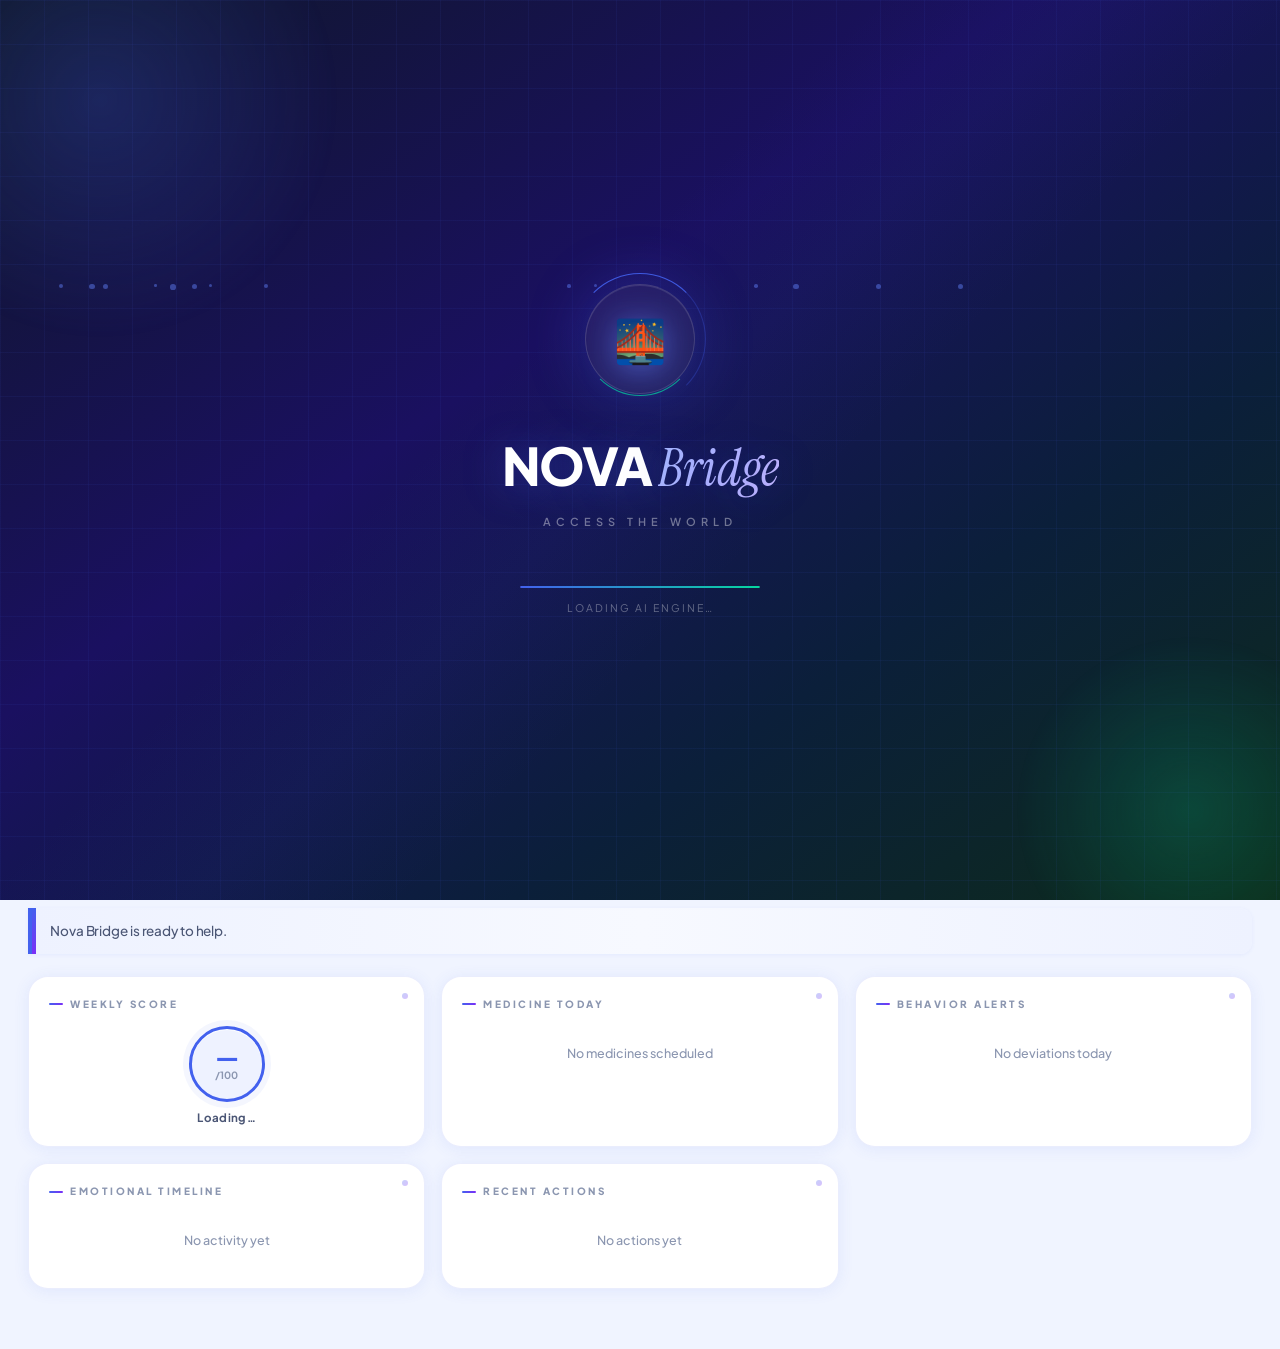
<file: frontend/index.html>
<!DOCTYPE html>
<html lang="en">
<head>
  <meta charset="UTF-8"/>
  <meta name="viewport" content="width=device-width, initial-scale=1.0"/>
  <title>Nova Bridge — Access the World</title>
  <link rel="stylesheet" href="css/style.css"/>
  <link href="https://fonts.googleapis.com/css2?family=Plus+Jakarta+Sans:wght@300;400;500;600;700;800&family=Instrument+Serif:ital@0;1&display=swap" rel="stylesheet"/>
</head>
<body>

<!-- ══ SPLASH ══════════════════════════════════════════ -->
<div id="splash">
  <div class="splash-grid"></div>
  <div class="splash-orb s1"></div>
  <div class="splash-orb s2"></div>
  <div id="splash-particles"></div>
  <div class="splash-logo-wrap">
    <div class="splash-icon">🌉</div>
    <div class="splash-ring-spin"></div>
  </div>
  <div class="splash-title">NOVA <em>Bridge</em></div>
  <div class="splash-sub">Access the World</div>
  <div class="splash-bar-wrap">
    <div class="splash-bar"><div class="splash-fill"></div></div>
    <div class="splash-msg" id="splash-status">Initializing…</div>
  </div>
</div>

<!-- ══ HEADER ══════════════════════════════════════════ -->
<header class="header">
  <div class="logo">
    <div class="logo-gem">🌉</div>
    <span class="logo-nova">NOVA</span>
    <span class="logo-bridge">Bridge</span>
    <span class="v-badge">v2</span>
  </div>
  <nav class="page-nav">
    <a class="nav-tab active" href="index.html">🎙️ Assistant</a>
    <a class="nav-tab" href="patient-life.html">📊 Patient Life</a>
  </nav>
  <div class="header-right">
    <div class="engine-badge" id="engine-badge" style="display:none"></div>
    <div class="hstatus">
      <span class="status-dot" id="status-dot"></span>
      <span id="status-text">Ready</span>
    </div>
  </div>
</header>

<!-- ══ STICKY HINTS (non-blocking banners) ════════════ -->
<div class="memory-hint-bar" id="memory-hint" style="display:none"></div>
<div class="proactive-banner" id="proactive-panel" style="display:none">
  <span class="pro-icon">💡</span>
  <span class="pro-msg"></span>
  <button class="pro-dismiss" onclick="dismissProactive()">×</button>
</div>

<!-- ══ APP WRAPPER — full scrollable page ════════════ -->
<div class="app-wrapper">

  <!-- ══ TOP LIVE ZONE: voice panel + process sidebar ══ -->
  <div class="live-zone">

    <!-- ── LEFT: Voice / Camera / Chat ─────────────── -->
    <section class="voice-panel">

      <!-- Top controls row -->
      <div class="vp-top">
        <div class="emotion-ring" id="emotion-ring">
          <div class="em-inner">
            <div class="em-icon" id="emotion-icon">😌</div>
            <div class="em-label" id="emotion-label">Calm</div>
          </div>
        </div>

        <div class="vp-controls">
          <button class="ctrl-btn mic-btn" id="speak-btn" onclick="startListening()">
            <div class="mic-ring">
              <span class="ctrl-icon" id="mic-icon">🎙️</span>
              <div class="mic-waves" id="mic-waves">
                <i></i><i></i><i></i><i></i><i></i>
              </div>
            </div>
            <span class="ctrl-label">
              <span id="mic-label">Tap to Speak</span>
              <small>or say "Hey Nova"</small>
            </span>
          </button>

          <button class="ctrl-btn cam-btn" id="camera-btn" onclick="toggleCamera()">
            <div class="mic-ring">
              <span class="ctrl-icon">📷</span>
            </div>
            <span class="ctrl-label">
              <span>Camera</span>
              <small>Live Vision</small>
            </span>
          </button>

          <button class="ctrl-btn demo-btn" onclick="testDemo()">
            <div class="mic-ring">
              <span class="ctrl-icon">▶</span>
            </div>
            <span class="ctrl-label">
              <span>Demo</span>
              <small>Try a sample</small>
            </span>
          </button>
        </div>
      </div>

      <!-- Camera preview (shown when active) -->
      <video id="webcam-preview" autoplay playsinline></video>
      <canvas id="webcam-canvas" style="display:none"></canvas>

      <!-- Live listening ticker (shown while mic is open) -->
      <div class="live-ticker" id="live-ticker" style="display:none">
        <span class="ticker-dot"></span>
        <span class="ticker-text" id="transcript-box">Listening…</span>
      </div>

      <!-- CHAT THREAD — all messages appear here -->
      <div class="chat-thread" id="chat-thread">
        <div class="chat-welcome">
          <div class="cw-avatar">🌉</div>
          <div class="cw-body">
            <div class="cw-name">Nova Bridge</div>
            <div class="cw-text">Hi! I'm Nova. I can book doctors, order medicines, pay bills and more. Tap the mic or say <strong>"Hey Nova"</strong> to start — or just type below.</div>
          </div>
        </div>
      </div>

      <!-- Text input row -->
      <div class="chat-input-row">
        <input class="chat-input" id="chat-input" type="text"
               placeholder="Type a message or tap the mic…" autocomplete="off"/>
        <button class="send-btn" onclick="sendText()" title="Send">
          <svg width="18" height="18" viewBox="0 0 24 24" fill="none" stroke="currentColor" stroke-width="2.5" stroke-linecap="round" stroke-linejoin="round">
            <line x1="22" y1="2" x2="11" y2="13"></line>
            <polygon points="22 2 15 22 11 13 2 9 22 2"></polygon>
          </svg>
        </button>
      </div>

      <!-- In-panel crisis strip (never blocks the mic) -->
      <div class="crisis-strip" id="crisis-panel" style="display:none">
        <span>🚨</span>
        <span class="crisis-msg" id="crisis-message"></span>
        <button onclick="dismissCrisis()">OK</button>
      </div>

      <!-- Inactivity -->
      <div class="inactivity-panel" id="inactivity-panel" style="display:none"></div>
    </section>

    <!-- ── RIGHT: Process Sidebar (non-blocking) ─────── -->
    <aside class="process-sidebar" id="process-sidebar">
      <div class="sb-header">
        <span class="sb-title">⚡ Live Process</span>
        <span class="sb-indicator" id="sb-dot"></span>
      </div>

      <!-- Empty state -->
      <div class="sb-empty" id="sb-empty">
        <div class="sbe-icon">🔄</div>
        <div class="sbe-text">Processes appear here<br/><small>You can still talk while something runs</small></div>
      </div>

      <!-- Agent console -->
      <div class="sb-card" id="agent-console-panel" style="display:none"></div>

      <!-- Safety check -->
      <div class="sb-card" id="safety-check-panel" style="display:none"></div>

      <!-- Confirmation (in sidebar — never blocks voice) -->
      <div class="sb-card confirm-card" id="confirmation-box" style="display:none">
        <div class="cc-label">⚠️ Confirm Action</div>
        <div class="cc-text" id="confirmation-text"></div>
        <div class="cc-btns">
          <button class="cc-yes" onclick="confirmAction()">✓ Yes, go ahead</button>
          <button class="cc-no" onclick="cancelAction()">✗ Cancel</button>
        </div>
      </div>

      <!-- Result -->
      <div class="sb-card result-card" id="result-box" style="display:none">
        <div class="rc-icon">✅</div>
        <div class="rc-text" id="result-text"></div>
      </div>
    </aside>
  </div>

  <!-- ══ BOTTOM: Dashboard (scroll into view) ══════════ -->
  <div class="dashboard-zone">
    <div class="dz-divider">
      <span>📊 Caregiver Dashboard</span>
    </div>

    <!-- Metrics -->
    <div class="metrics-grid">
      <div class="metric-card">
        <div class="mc-ico">✅</div>
        <div class="mc-val" id="tasks-completed">0</div>
        <div class="mc-lbl">Tasks Done</div>
      </div>
      <div class="metric-card green">
        <div class="mc-ico">⏱️</div>
        <div class="mc-val" id="hours-saved">0.0h</div>
        <div class="mc-lbl">Hours Saved</div>
      </div>
      <div class="metric-card teal">
        <div class="mc-ico">💰</div>
        <div class="mc-val" id="costs-saved">₹0</div>
        <div class="mc-lbl">Cost Saved</div>
      </div>
      <div class="metric-card amber">
        <div class="mc-ico">🔔</div>
        <div class="mc-val" id="alerts-count">0</div>
        <div class="mc-lbl">Alerts</div>
      </div>
    </div>

    <div class="impact-bar" id="impact-summary">Nova Bridge is ready to help.</div>

    <!-- Lower dashboard cards -->
    <div class="lower-grid">

      <div class="lower-card score-card-wrap">
        <div class="lc-title">Weekly Score</div>
        <div id="weekly-score">
          <div class="score-circle" style="border-color:var(--accent)">
            <span class="score-num" style="color:var(--accent)">—</span>
            <span class="score-max">/100</span>
          </div>
          <div class="score-grade">Loading…</div>
        </div>
      </div>

      <div class="lower-card">
        <div class="lc-title">Medicine Today</div>
        <div class="medicine-panel" id="medicine-panel">
          <div class="empty-note">No medicines scheduled</div>
        </div>
      </div>

      <div class="lower-card">
        <div class="lc-title">Behavior Alerts</div>
        <div class="behavior-alerts" id="behavior-alerts">
          <div class="empty-note">No deviations today</div>
        </div>
      </div>

      <div class="lower-card">
        <div class="lc-title">Emotional Timeline</div>
        <div class="timeline" id="timeline">
          <div class="empty-note">No activity yet</div>
        </div>
      </div>

      <div class="lower-card">
        <div class="lc-title">Recent Actions</div>
        <div class="actions-list" id="actions-list">
          <div class="empty-note">No actions yet</div>
        </div>
      </div>

    </div>
  </div>
</div><!-- /app-wrapper -->

<!-- Loading — small inline spinner, NOT full-screen blocker -->
<div class="mini-loader" id="loading-overlay" style="display:none">
  <div class="ml-spin"></div>
  <div class="ml-text" id="loading-text">Thinking…</div>
</div>

<script>
/* ═══ SPLASH ═══════════════════════════════════════════ */
(function(){
  var c=document.getElementById('splash-particles');
  for(var i=0;i<14;i++){
    var p=document.createElement('div'); p.className='sp';
    var s=2+Math.random()*4;
    p.style.cssText='left:'+(Math.random()*100)+'%;width:'+s+'px;height:'+s+'px;'
      +'animation-duration:'+(4+Math.random()*6)+'s;animation-delay:'+(Math.random()*4)+'s;'
      +'--dx:'+((Math.random()-0.5)*80)+'px;';
    c.appendChild(p);
  }
  var msgs=['Initializing…','Loading AI engine…','Connecting services…','Ready!'], idx=0;
  var el=document.getElementById('splash-status');
  var iv=setInterval(function(){ idx<msgs.length ? el.textContent=msgs[idx++] : clearInterval(iv); }, 700);
  setTimeout(function(){
    document.getElementById('splash').classList.add('hide');
    setTimeout(function(){ document.getElementById('splash').style.display='none'; }, 800);
  }, 2900);
})();

/* ═══ WAKE WORD — "Hey Nova" background listener ═══════ */
(function(){
  var SR=window.SpeechRecognition||window.webkitSpeechRecognition;
  if(!SR) return;
  var wake=null;
  function startWake(){
    if(wake) return;
    try {
      wake=new SR();
      wake.continuous=true; wake.interimResults=true; wake.lang='en-IN';
      wake.onresult=function(e){
        var t=Array.from(e.results).map(function(r){return r[0].transcript.toLowerCase();}).join('');
        if(t.includes('hey nova')){
          try{wake.stop();}catch(x){}
          wake=null;
          setTimeout(function(){ if(typeof startListening==='function' && !window._novaListening) startListening(); },200);
        }
      };
      wake.onend=function(){ wake=null; setTimeout(startWake,2000); };
      wake.onerror=function(){ wake=null; setTimeout(startWake,5000); };
      wake.start();
    } catch(x){ wake=null; }
  }
  window.addEventListener('load',function(){ setTimeout(startWake,3500); });
})();

/* ═══ TEXT INPUT SEND ══════════════════════════════════ */
function sendText(){
  var inp=document.getElementById('chat-input');
  var txt=inp ? inp.value.trim() : '';
  if(!txt) return;
  inp.value='';
  if(typeof appendUserBubble==='function') appendUserBubble(txt);
  if(typeof runPipeline==='function') runPipeline(txt,null);
}
document.addEventListener('DOMContentLoaded',function(){
  var inp=document.getElementById('chat-input');
  if(inp) inp.addEventListener('keydown',function(e){ if(e.key==='Enter') sendText(); });
});

/* ═══ CHAT BUBBLE HELPERS ══════════════════════════════ */
window.appendUserBubble=function(text){
  var thread=document.getElementById('chat-thread');
  if(!thread) return;
  var cw=thread.querySelector('.chat-welcome');
  if(cw) cw.style.display='none';
  var d=document.createElement('div'); d.className='bubble user-bubble';
  d.textContent=text;
  thread.appendChild(d);
  thread.scrollTop=thread.scrollHeight;
};
window.appendNovaBubble=function(text){
  var thread=document.getElementById('chat-thread');
  if(!thread) return;
  var d=document.createElement('div'); d.className='bubble nova-bubble';
  d.innerHTML='<span class="nb-avatar">🌉</span><span class="nb-text">'+text+'</span>';
  thread.appendChild(d);
  thread.scrollTop=thread.scrollHeight;
};
window.appendStatusBubble=function(text,cls){
  var thread=document.getElementById('chat-thread');
  if(!thread) return;
  var d=document.createElement('div'); d.className='bubble status-bubble '+(cls||'');
  d.textContent=text;
  thread.appendChild(d);
  thread.scrollTop=thread.scrollHeight;
};
</script>

<script src="js/app.js"></script>

<!-- Patch app.js: redirect all UI into chat/sidebar, never block voice -->
<script>
(function(){
  window.showNovaResponse=function(text){
    window.appendNovaBubble(text);
    var el=document.getElementById('nova-response');
    if(el) el.style.display='none';
  };
  window.showLoading=function(text,steps){
    var ml=document.getElementById('loading-overlay');
    var mt=document.getElementById('loading-text');
    if(ml) ml.style.display='flex';
    if(mt) mt.textContent=text||'Thinking…';
    window._showSidebarProcessing(text,steps||[]);
    setStatus('Processing…','amber');
  };
  window.hideLoading=function(){
    var ml=document.getElementById('loading-overlay');
    if(ml) ml.style.display='none';
    setStatus('Ready','green');
  };
  window._showSidebarProcessing=function(title,steps){
    var empty=document.getElementById('sb-empty');
    if(empty) empty.style.display='none';
    var dot=document.getElementById('sb-dot');
    if(dot){ dot.style.background='var(--amber)'; dot.style.display='inline-block'; }
    var panel=document.getElementById('agent-console-panel');
    if(!panel) return;
    panel.style.display='block';
    var html=steps.map(function(s){
      return '<div class="sb-step pending"><span class="ss-ico">○</span><span>'+s+'</span></div>';
    }).join('');
    panel.innerHTML='<div class="sb-card-label">'+title+'</div><div class="sb-steps">'+html+'</div>';
    var items=panel.querySelectorAll('.sb-step');
    items.forEach(function(item,i){
      setTimeout(function(){
        item.classList.remove('pending'); item.classList.add('running');
        item.querySelector('.ss-ico').textContent='◉';
        if(i>0){
          var prev=items[i-1];
          prev.classList.remove('running'); prev.classList.add('done');
          prev.querySelector('.ss-ico').textContent='✓';
        }
        if(i===items.length-1){
          setTimeout(function(){
            item.classList.remove('running'); item.classList.add('done');
            item.querySelector('.ss-ico').textContent='✓';
            var d=document.getElementById('sb-dot');
            if(d) d.style.background='var(--green)';
          },600);
        }
      },i*420);
    });
  };
  window.setListening=function(val){
    window._novaListening=val;
    var ticker=document.getElementById('live-ticker');
    var btn=document.getElementById('speak-btn');
    var lbl=document.getElementById('mic-label');
    var waves=document.getElementById('mic-waves');
    if(val){
      if(ticker) ticker.style.display='flex';
      if(btn) btn.classList.add('listening');
      if(lbl) lbl.textContent='Listening…';
      if(waves) waves.classList.add('active');
    } else {
      if(ticker) ticker.style.display='none';
      if(btn) btn.classList.remove('listening');
      if(lbl) lbl.textContent='Tap to Speak';
      if(waves) waves.classList.remove('active');
    }
  };
  var _origRun=window.runPipeline;
  window.runPipeline=function(text,img){
    if(text) window.appendUserBubble(text);
    if(_origRun) return _origRun.call(window,text,img);
  };
  window.showConfirmation=function(text){
    var box=document.getElementById('confirmation-box');
    var txt=document.getElementById('confirmation-text');
    var empty=document.getElementById('sb-empty');
    if(empty) empty.style.display='none';
    window.renderSafetyCheck({approved:true});
    if(box) box.style.display='block';
    if(txt) txt.textContent=text;
    var sb=document.getElementById('process-sidebar');
    if(sb) sb.scrollTop=sb.scrollHeight;
  };
  window.showResult=function(text){
    window.appendNovaBubble('✅ '+text);
    var rb=document.getElementById('result-box');
    var rt=document.getElementById('result-text');
    var empty=document.getElementById('sb-empty');
    if(empty) empty.style.display='none';
    if(rb) rb.style.display='block';
    if(rt) rt.textContent=text;
  };
  window.hideBoxes=function(){
    var el=document.getElementById('nova-response');
    if(el) el.style.display='none';
  };
  var _origSetup=window.setupSpeechRecognition;
  if(typeof _origSetup==='function'){
    window.setupSpeechRecognition=function(){
      var r=_origSetup();
      if(r){
        var _orig=r.onresult;
        r.onresult=function(e){
          var t=Array.from(e.results).map(function(r){return r[0].transcript;}).join('');
          var tb=document.getElementById('transcript-box');
          if(tb) tb.textContent=t;
          if(_orig) _orig.call(r,e);
        };
      }
      return r;
    };
  }
})();
</script>

<!-- Hidden legacy element referenced by app.js -->
<div id="nova-response" style="display:none"><div class="nova-label"></div><div class="nova-text"></div></div>
</body>
</html>
</file>
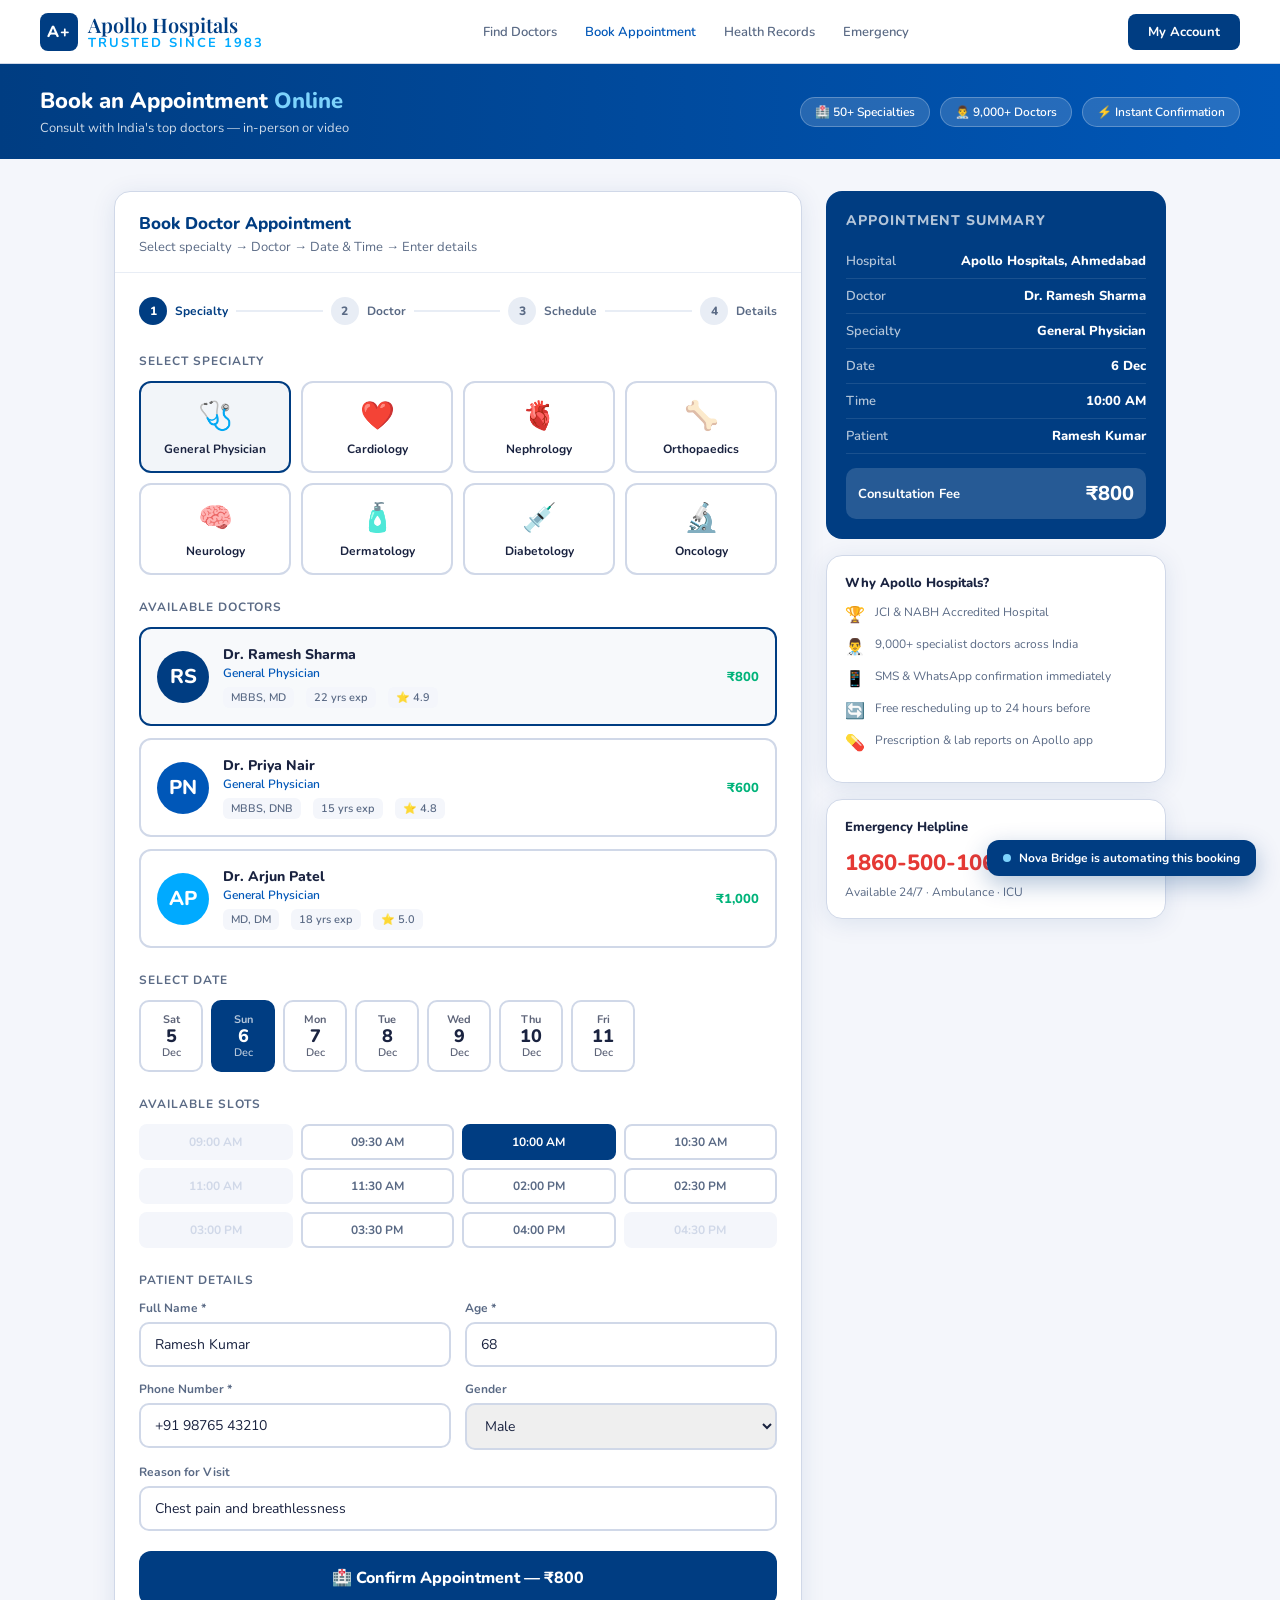
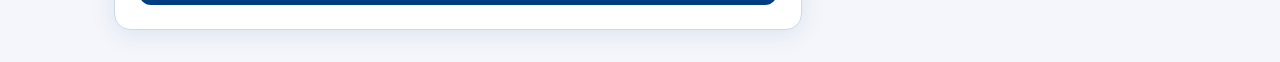
<file: backend/demo_sites/book.html>
<!DOCTYPE html>
<html lang="en">
<head>
<meta charset="UTF-8"/>
<meta name="viewport" content="width=device-width, initial-scale=1.0"/>
<title>Apollo Hospitals — Book Appointment</title>
<link href="https://fonts.googleapis.com/css2?family=Nunito:wght@400;500;600;700;800&family=Playfair+Display:wght@600&display=swap" rel="stylesheet"/>
<style>
:root {
  --blue:    #003d82;
  --blue2:   #0057b8;
  --cyan:    #00aaff;
  --white:   #ffffff;
  --gray:    #f4f6fb;
  --gray2:   #e8edf5;
  --text:    #1a2340;
  --text2:   #5a6a85;
  --green:   #00b37a;
  --red:     #e53935;
  --border:  #d0d8e8;
  --shadow:  0 4px 24px rgba(0,61,130,0.10);
}
*,*::before,*::after{box-sizing:border-box;margin:0;padding:0;}
body{font-family:'Nunito',sans-serif;background:var(--gray);color:var(--text);min-height:100vh;}

/* ── NAV ── */
nav{background:var(--white);border-bottom:1px solid var(--border);padding:0 40px;display:flex;align-items:center;justify-content:space-between;height:64px;box-shadow:0 2px 12px rgba(0,61,130,0.07);}
.nav-logo{display:flex;align-items:center;gap:10px;}
.nav-logo-mark{width:38px;height:38px;background:var(--blue);border-radius:8px;display:flex;align-items:center;justify-content:center;color:white;font-weight:800;font-size:16px;letter-spacing:1px;}
.nav-brand{font-family:'Playfair Display',serif;font-size:20px;color:var(--blue);font-weight:600;}
.nav-brand span{color:var(--cyan);font-size:13px;font-family:'Nunito',sans-serif;font-weight:700;letter-spacing:2px;display:block;margin-top:-4px;}
.nav-links{display:flex;gap:28px;font-size:13px;font-weight:600;color:var(--text2);}
.nav-links a{text-decoration:none;color:inherit;transition:color 0.2s;}
.nav-links a:hover{color:var(--blue);}
.nav-links a.active{color:var(--blue2);}
.nav-btn{background:var(--blue);color:white;border:none;border-radius:8px;padding:9px 20px;font-family:'Nunito',sans-serif;font-size:13px;font-weight:700;cursor:pointer;}

/* ── HERO STRIP ── */
.hero-strip{background:linear-gradient(90deg,var(--blue) 0%,var(--blue2) 100%);color:white;padding:22px 40px;display:flex;align-items:center;justify-content:space-between;}
.hero-title{font-size:22px;font-weight:800;}
.hero-title span{color:#7dd3fc;}
.hero-sub{font-size:13px;opacity:0.8;margin-top:3px;}
.hero-pills{display:flex;gap:10px;}
.hero-pill{background:rgba(255,255,255,0.15);border:1px solid rgba(255,255,255,0.25);border-radius:100px;padding:6px 14px;font-size:12px;font-weight:600;}

/* ── MAIN LAYOUT ── */
.main{max-width:1100px;margin:0 auto;padding:32px 24px;display:grid;grid-template-columns:1fr 340px;gap:24px;}

/* ── CARD ── */
.card{background:white;border-radius:16px;border:1px solid var(--border);box-shadow:var(--shadow);overflow:hidden;}
.card-header{padding:20px 24px 16px;border-bottom:1px solid var(--gray2);}
.card-header h2{font-size:17px;font-weight:800;color:var(--blue);}
.card-header p{font-size:13px;color:var(--text2);margin-top:3px;}
.card-body{padding:24px;}

/* ── STEP INDICATOR ── */
.steps{display:flex;align-items:center;gap:0;margin-bottom:28px;}
.step{display:flex;align-items:center;gap:8px;font-size:12px;font-weight:700;}
.step-num{width:28px;height:28px;border-radius:50%;display:flex;align-items:center;justify-content:center;font-size:12px;font-weight:800;flex-shrink:0;}
.step.done .step-num{background:var(--green);color:white;}
.step.active .step-num{background:var(--blue);color:white;}
.step.pending .step-num{background:var(--gray2);color:var(--text2);}
.step.active .step-label{color:var(--blue);}
.step.pending .step-label{color:var(--text2);}
.step-line{flex:1;height:2px;background:var(--gray2);margin:0 8px;}
.step-line.done{background:var(--green);}

/* ── SPECIALTY GRID ── */
.section-label{font-size:12px;font-weight:700;color:var(--text2);letter-spacing:1px;text-transform:uppercase;margin-bottom:12px;}
.specialty-grid{display:grid;grid-template-columns:repeat(4,1fr);gap:10px;margin-bottom:24px;}
.specialty-card{border:2px solid var(--border);border-radius:12px;padding:14px 10px;text-align:center;cursor:pointer;transition:all 0.2s;}
.specialty-card:hover{border-color:var(--cyan);background:rgba(0,170,255,0.04);}
.specialty-card.selected{border-color:var(--blue);background:rgba(0,61,130,0.05);}
.specialty-icon{font-size:28px;margin-bottom:6px;}
.specialty-name{font-size:12px;font-weight:700;color:var(--text);}

/* ── DOCTOR CARDS ── */
.doctor-list{display:flex;flex-direction:column;gap:12px;margin-bottom:24px;}
.doctor-card{border:2px solid var(--border);border-radius:12px;padding:16px;display:flex;align-items:center;gap:14px;cursor:pointer;transition:all 0.2s;}
.doctor-card:hover{border-color:var(--cyan);}
.doctor-card.selected{border-color:var(--blue);background:rgba(0,61,130,0.03);}
.doctor-avatar{width:52px;height:52px;border-radius:50%;display:flex;align-items:center;justify-content:center;font-size:20px;flex-shrink:0;font-weight:800;color:white;}
.doctor-info{flex:1;}
.doctor-name{font-size:14px;font-weight:800;color:var(--text);}
.doctor-spec{font-size:12px;color:var(--blue2);font-weight:600;margin-top:1px;}
.doctor-meta{display:flex;gap:12px;margin-top:6px;}
.doctor-tag{font-size:11px;color:var(--text2);background:var(--gray);padding:3px 8px;border-radius:6px;font-weight:600;}
.doctor-fee{font-size:13px;font-weight:800;color:var(--green);}

/* ── DATE SLOTS ── */
.date-row{display:flex;gap:8px;margin-bottom:20px;overflow-x:auto;padding-bottom:4px;}
.date-pill{border:2px solid var(--border);border-radius:10px;padding:10px 14px;text-align:center;cursor:pointer;transition:all 0.2s;flex-shrink:0;min-width:64px;}
.date-pill:hover{border-color:var(--cyan);}
.date-pill.selected{border-color:var(--blue);background:var(--blue);color:white;}
.date-day{font-size:11px;font-weight:700;opacity:0.7;}
.date-num{font-size:18px;font-weight:800;line-height:1;}
.date-mon{font-size:11px;font-weight:600;opacity:0.7;}

.slot-grid{display:grid;grid-template-columns:repeat(4,1fr);gap:8px;margin-bottom:24px;}
.slot{border:2px solid var(--border);border-radius:8px;padding:8px;text-align:center;font-size:12px;font-weight:700;cursor:pointer;transition:all 0.2s;color:var(--text2);}
.slot:hover{border-color:var(--cyan);color:var(--blue);}
.slot.selected{border-color:var(--blue);background:var(--blue);color:white;}
.slot.taken{background:var(--gray);color:var(--border);cursor:not-allowed;border-color:transparent;}

/* ── FORM ── */
.form-grid{display:grid;grid-template-columns:1fr 1fr;gap:14px;margin-bottom:20px;}
.form-group{display:flex;flex-direction:column;gap:6px;}
.form-group.full{grid-column:1/-1;}
.form-label{font-size:12px;font-weight:700;color:var(--text2);}
.form-input{border:2px solid var(--border);border-radius:10px;padding:11px 14px;font-family:'Nunito',sans-serif;font-size:14px;color:var(--text);outline:none;transition:border-color 0.2s;}
.form-input:focus{border-color:var(--blue2);}
select.form-input{cursor:pointer;}

/* ── BOOK BUTTON ── */
.book-btn{width:100%;background:var(--blue);color:white;border:none;border-radius:12px;padding:16px;font-family:'Nunito',sans-serif;font-size:16px;font-weight:800;cursor:pointer;transition:all 0.2s;display:flex;align-items:center;justify-content:center;gap:8px;}
.book-btn:hover{background:var(--blue2);transform:translateY(-1px);box-shadow:0 8px 24px rgba(0,61,130,0.3);}
.book-btn:active{transform:scale(0.98);}

/* ── SIDEBAR ── */
.sidebar-card{margin-bottom:16px;}
.appt-summary{background:var(--blue);color:white;border-radius:16px;padding:20px;}
.appt-summary h3{font-size:14px;font-weight:800;opacity:0.7;letter-spacing:1px;text-transform:uppercase;margin-bottom:14px;}
.appt-row{display:flex;justify-content:space-between;align-items:center;padding:8px 0;border-bottom:1px solid rgba(255,255,255,0.1);font-size:13px;}
.appt-row:last-child{border-bottom:none;}
.appt-key{opacity:0.7;font-weight:600;}
.appt-val{font-weight:800;}
.appt-total{margin-top:14px;background:rgba(255,255,255,0.15);border-radius:10px;padding:12px;display:flex;justify-content:space-between;align-items:center;}
.appt-total-label{font-size:13px;font-weight:700;}
.appt-total-amt{font-size:20px;font-weight:800;}

.info-card{background:white;border:1px solid var(--border);border-radius:16px;padding:18px;box-shadow:var(--shadow);}
.info-card h4{font-size:13px;font-weight:800;color:var(--text);margin-bottom:12px;}
.info-row{display:flex;gap:10px;align-items:flex-start;margin-bottom:10px;font-size:12px;color:var(--text2);}
.info-icon{font-size:16px;flex-shrink:0;}

/* ── CONFIRMATION ── */
.confirmation{display:none;text-align:center;padding:40px 24px;}
.conf-circle{width:80px;height:80px;background:#e8f8f2;border-radius:50%;display:flex;align-items:center;justify-content:center;font-size:36px;margin:0 auto 16px;}
.conf-title{font-family:'Playfair Display',serif;font-size:24px;color:var(--green);margin-bottom:8px;}
.conf-id{font-size:13px;color:var(--text2);margin-bottom:20px;}
.conf-id span{font-weight:800;color:var(--blue);font-size:16px;}
.conf-box{background:var(--gray);border-radius:12px;padding:16px;text-align:left;margin-bottom:20px;}
.conf-row{display:flex;justify-content:space-between;font-size:13px;padding:6px 0;border-bottom:1px solid var(--border);}
.conf-row:last-child{border-bottom:none;}
.conf-row-key{color:var(--text2);font-weight:600;}
.conf-row-val{font-weight:800;color:var(--text);}
.conf-msg{font-size:13px;color:var(--text2);line-height:1.6;margin-bottom:20px;}
.conf-btn{background:var(--green);color:white;border:none;border-radius:10px;padding:12px 28px;font-family:'Nunito',sans-serif;font-size:14px;font-weight:700;cursor:pointer;}

/* ── NOVA BADGE ── */
.nova-badge{position:fixed;bottom:24px;right:24px;background:var(--blue);color:white;border-radius:12px;padding:10px 16px;font-size:12px;font-weight:700;display:flex;align-items:center;gap:8px;box-shadow:0 8px 24px rgba(0,61,130,0.3);z-index:999;}
.nova-dot{width:8px;height:8px;background:#7dd3fc;border-radius:50%;animation:pulse2 1.5s infinite;}
@keyframes pulse2{0%,100%{opacity:1}50%{opacity:0.4}}
</style>
</head>
<body>

<nav>
  <div class="nav-logo">
    <div class="nav-logo-mark">A+</div>
    <div class="nav-brand">Apollo Hospitals<span>TRUSTED SINCE 1983</span></div>
  </div>
  <div class="nav-links">
    <a href="#">Find Doctors</a>
    <a href="#" class="active">Book Appointment</a>
    <a href="#">Health Records</a>
    <a href="#">Emergency</a>
  </div>
  <button class="nav-btn">My Account</button>
</nav>

<div class="hero-strip">
  <div>
    <div class="hero-title">Book an Appointment <span>Online</span></div>
    <div class="hero-sub">Consult with India's top doctors — in-person or video</div>
  </div>
  <div class="hero-pills">
    <div class="hero-pill">🏥 50+ Specialties</div>
    <div class="hero-pill">👨‍⚕️ 9,000+ Doctors</div>
    <div class="hero-pill">⚡ Instant Confirmation</div>
  </div>
</div>

<div class="main">
  <!-- LEFT PANEL -->
  <div>
    <div class="card">
      <div class="card-header">
        <h2>Book Doctor Appointment</h2>
        <p>Select specialty → Doctor → Date & Time → Enter details</p>
      </div>
      <div class="card-body" id="booking-form">

        <!-- Steps -->
        <div class="steps">
          <div class="step active" id="s1">
            <div class="step-num">1</div>
            <div class="step-label">Specialty</div>
          </div>
          <div class="step-line" id="l1"></div>
          <div class="step pending" id="s2">
            <div class="step-num">2</div>
            <div class="step-label">Doctor</div>
          </div>
          <div class="step-line" id="l2"></div>
          <div class="step pending" id="s3">
            <div class="step-num">3</div>
            <div class="step-label">Schedule</div>
          </div>
          <div class="step-line" id="l3"></div>
          <div class="step pending" id="s4">
            <div class="step-num">4</div>
            <div class="step-label">Details</div>
          </div>
        </div>

        <!-- Specialty -->
        <div class="section-label">Select Specialty</div>
        <div class="specialty-grid">
          <div class="specialty-card selected" onclick="selectSpecialty(this,'General Physician')">
            <div class="specialty-icon">🩺</div>
            <div class="specialty-name">General Physician</div>
          </div>
          <div class="specialty-card" onclick="selectSpecialty(this,'Cardiology')">
            <div class="specialty-icon">❤️</div>
            <div class="specialty-name">Cardiology</div>
          </div>
          <div class="specialty-card" onclick="selectSpecialty(this,'Nephrology')">
            <div class="specialty-icon">🫀</div>
            <div class="specialty-name">Nephrology</div>
          </div>
          <div class="specialty-card" onclick="selectSpecialty(this,'Orthopaedics')">
            <div class="specialty-icon">🦴</div>
            <div class="specialty-name">Orthopaedics</div>
          </div>
          <div class="specialty-card" onclick="selectSpecialty(this,'Neurology')">
            <div class="specialty-icon">🧠</div>
            <div class="specialty-name">Neurology</div>
          </div>
          <div class="specialty-card" onclick="selectSpecialty(this,'Dermatology')">
            <div class="specialty-icon">🧴</div>
            <div class="specialty-name">Dermatology</div>
          </div>
          <div class="specialty-card" onclick="selectSpecialty(this,'Diabetology')">
            <div class="specialty-icon">💉</div>
            <div class="specialty-name">Diabetology</div>
          </div>
          <div class="specialty-card" onclick="selectSpecialty(this,'Oncology')">
            <div class="specialty-icon">🔬</div>
            <div class="specialty-name">Oncology</div>
          </div>
        </div>

        <!-- Doctors -->
        <div class="section-label">Available Doctors</div>
        <div class="doctor-list">
          <div class="doctor-card selected" onclick="selectDoctor(this,'Dr. Ramesh Sharma','MBBS, MD — 22 yrs exp','₹800')">
            <div class="doctor-avatar" style="background:#003d82">RS</div>
            <div class="doctor-info">
              <div class="doctor-name">Dr. Ramesh Sharma</div>
              <div class="doctor-spec">General Physician</div>
              <div class="doctor-meta">
                <div class="doctor-tag">MBBS, MD</div>
                <div class="doctor-tag">22 yrs exp</div>
                <div class="doctor-tag">⭐ 4.9</div>
              </div>
            </div>
            <div class="doctor-fee">₹800</div>
          </div>
          <div class="doctor-card" onclick="selectDoctor(this,'Dr. Priya Nair','MBBS, DNB — 15 yrs exp','₹600')">
            <div class="doctor-avatar" style="background:#0057b8">PN</div>
            <div class="doctor-info">
              <div class="doctor-name">Dr. Priya Nair</div>
              <div class="doctor-spec">General Physician</div>
              <div class="doctor-meta">
                <div class="doctor-tag">MBBS, DNB</div>
                <div class="doctor-tag">15 yrs exp</div>
                <div class="doctor-tag">⭐ 4.8</div>
              </div>
            </div>
            <div class="doctor-fee">₹600</div>
          </div>
          <div class="doctor-card" onclick="selectDoctor(this,'Dr. Arjun Patel','MD, DM — 18 yrs exp','₹1,000')">
            <div class="doctor-avatar" style="background:#00aaff">AP</div>
            <div class="doctor-info">
              <div class="doctor-name">Dr. Arjun Patel</div>
              <div class="doctor-spec">General Physician</div>
              <div class="doctor-meta">
                <div class="doctor-tag">MD, DM</div>
                <div class="doctor-tag">18 yrs exp</div>
                <div class="doctor-tag">⭐ 5.0</div>
              </div>
            </div>
            <div class="doctor-fee">₹1,000</div>
          </div>
        </div>

        <!-- Dates -->
        <div class="section-label">Select Date</div>
        <div class="date-row" id="date-row"></div>

        <!-- Time Slots -->
        <div class="section-label">Available Slots</div>
        <div class="slot-grid">
          <div class="slot taken">09:00 AM</div>
          <div class="slot" onclick="selectSlot(this,'09:30 AM')">09:30 AM</div>
          <div class="slot selected" onclick="selectSlot(this,'10:00 AM')">10:00 AM</div>
          <div class="slot" onclick="selectSlot(this,'10:30 AM')">10:30 AM</div>
          <div class="slot taken">11:00 AM</div>
          <div class="slot" onclick="selectSlot(this,'11:30 AM')">11:30 AM</div>
          <div class="slot" onclick="selectSlot(this,'02:00 PM')">02:00 PM</div>
          <div class="slot" onclick="selectSlot(this,'02:30 PM')">02:30 PM</div>
          <div class="slot taken">03:00 PM</div>
          <div class="slot" onclick="selectSlot(this,'03:30 PM')">03:30 PM</div>
          <div class="slot" onclick="selectSlot(this,'04:00 PM')">04:00 PM</div>
          <div class="slot taken">04:30 PM</div>
        </div>

        <!-- Patient Form -->
        <div class="section-label" style="margin-top:8px;">Patient Details</div>
        <div class="form-grid">
          <div class="form-group">
            <label class="form-label">Full Name *</label>
            <input class="form-input" id="patient-name" type="text" placeholder="Enter full name" value="Ramesh Kumar"/>
          </div>
          <div class="form-group">
            <label class="form-label">Age *</label>
            <input class="form-input" id="patient-age" type="number" placeholder="Age" value="68"/>
          </div>
          <div class="form-group">
            <label class="form-label">Phone Number *</label>
            <input class="form-input" id="patient-phone" type="tel" placeholder="+91 XXXXX XXXXX" value="+91 98765 43210"/>
          </div>
          <div class="form-group">
            <label class="form-label">Gender</label>
            <select class="form-input">
              <option>Male</option>
              <option>Female</option>
              <option>Other</option>
            </select>
          </div>
          <div class="form-group full">
            <label class="form-label">Reason for Visit</label>
            <input class="form-input" id="visit-reason" type="text" placeholder="Brief description of symptoms" value="Chest pain and breathlessness"/>
          </div>
        </div>

        <button class="book-btn" onclick="confirmBooking()">
          🏥 Confirm Appointment — ₹800
        </button>
      </div>

      <!-- Confirmation Screen -->
      <div class="confirmation" id="confirmation">
        <div class="conf-circle">✅</div>
        <div class="conf-title">Appointment Confirmed!</div>
        <div class="conf-id">Confirmation ID: <span id="conf-id-val">NB-AP-000000</span></div>
        <div class="conf-box" id="conf-details"></div>
        <div class="conf-msg">A confirmation SMS has been sent to your registered mobile number. Please arrive 15 minutes before your appointment time with a valid ID proof.</div>
        <button class="conf-btn" onclick="resetBooking()">Book Another Appointment</button>
      </div>
    </div>
  </div>

  <!-- SIDEBAR -->
  <div>
    <div class="appt-summary sidebar-card">
      <h3>Appointment Summary</h3>
      <div class="appt-row"><span class="appt-key">Hospital</span><span class="appt-val">Apollo Hospitals, Ahmedabad</span></div>
      <div class="appt-row"><span class="appt-key">Doctor</span><span class="appt-val" id="sum-doctor">Dr. Ramesh Sharma</span></div>
      <div class="appt-row"><span class="appt-key">Specialty</span><span class="appt-val" id="sum-spec">General Physician</span></div>
      <div class="appt-row"><span class="appt-key">Date</span><span class="appt-val" id="sum-date">—</span></div>
      <div class="appt-row"><span class="appt-key">Time</span><span class="appt-val" id="sum-time">10:00 AM</span></div>
      <div class="appt-row"><span class="appt-key">Patient</span><span class="appt-val" id="sum-patient">Ramesh Kumar</span></div>
      <div class="appt-total">
        <span class="appt-total-label">Consultation Fee</span>
        <span class="appt-total-amt" id="sum-fee">₹800</span>
      </div>
    </div>

    <div class="info-card sidebar-card">
      <h4>Why Apollo Hospitals?</h4>
      <div class="info-row"><span class="info-icon">🏆</span><span>JCI & NABH Accredited Hospital</span></div>
      <div class="info-row"><span class="info-icon">👨‍⚕️</span><span>9,000+ specialist doctors across India</span></div>
      <div class="info-row"><span class="info-icon">📱</span><span>SMS & WhatsApp confirmation immediately</span></div>
      <div class="info-row"><span class="info-icon">🔄</span><span>Free rescheduling up to 24 hours before</span></div>
      <div class="info-row"><span class="info-icon">💊</span><span>Prescription & lab reports on Apollo app</span></div>
    </div>

    <div class="info-card">
      <h4>Emergency Helpline</h4>
      <div style="font-size:22px;font-weight:800;color:var(--red);margin:6px 0;">1860-500-1066</div>
      <div style="font-size:12px;color:var(--text2);">Available 24/7 · Ambulance · ICU</div>
    </div>
  </div>
</div>

<div class="nova-badge">
  <div class="nova-dot"></div>
  Nova Bridge is automating this booking
</div>

<script>
// Generate dates
const dateRow = document.getElementById('date-row');
const days = ['Sun','Mon','Tue','Wed','Thu','Fri','Sat'];
const months = ['Jan','Feb','Mar','Apr','May','Jun','Jul','Aug','Sep','Oct','Nov','Dec'];
const today = new Date();
for(let i=0;i<7;i++){
  const d = new Date(today);
  d.setDate(today.getDate()+i);
  const pill = document.createElement('div');
  pill.className = 'date-pill' + (i===1?' selected':'');
  pill.innerHTML = `<div class="date-day">${days[d.getDay()]}</div><div class="date-num">${d.getDate()}</div><div class="date-mon">${months[d.getMonth()]}</div>`;
  pill.onclick = function(){ document.querySelectorAll('.date-pill').forEach(p=>p.classList.remove('selected')); this.classList.add('selected');
    document.getElementById('sum-date').textContent = `${d.getDate()} ${months[d.getMonth()]}`;
  };
  dateRow.appendChild(pill);
  if(i===1) document.getElementById('sum-date').textContent = `${d.getDate()} ${months[d.getMonth()]}`;
}

let selectedDoctor = 'Dr. Ramesh Sharma';
let selectedSpec   = 'General Physician';
let selectedFee    = '₹800';
let selectedSlot   = '10:00 AM';

function selectSpecialty(el, name){
  document.querySelectorAll('.specialty-card').forEach(c=>c.classList.remove('selected'));
  el.classList.add('selected');
  selectedSpec = name;
  document.getElementById('sum-spec').textContent = name;
}

function selectDoctor(el, name, qual, fee){
  document.querySelectorAll('.doctor-card').forEach(c=>c.classList.remove('selected'));
  el.classList.add('selected');
  selectedDoctor = name; selectedFee = fee;
  document.getElementById('sum-doctor').textContent = name;
  document.getElementById('sum-fee').textContent = fee;
  document.querySelector('.book-btn').textContent = `🏥 Confirm Appointment — ${fee}`;
}

function selectSlot(el, time){
  document.querySelectorAll('.slot:not(.taken)').forEach(s=>s.classList.remove('selected'));
  el.classList.add('selected');
  selectedSlot = time;
  document.getElementById('sum-time').textContent = time;
}

document.getElementById('patient-name').addEventListener('input', function(){
  document.getElementById('sum-patient').textContent = this.value || '—';
});

function confirmBooking(){
  const name   = document.getElementById('patient-name').value || 'Patient';
  const age    = document.getElementById('patient-age').value || '—';
  const phone  = document.getElementById('patient-phone').value || '—';
  const reason = document.getElementById('visit-reason').value || '—';
  const dateEl = document.querySelector('.date-pill.selected');
  const dateText = document.getElementById('sum-date').textContent;
  const confId = 'NB-AP-' + Math.random().toString(36).substr(2,6).toUpperCase();

  document.getElementById('conf-id-val').textContent = confId;
  document.getElementById('conf-details').innerHTML = `
    <div class="conf-row"><span class="conf-row-key">Patient</span><span class="conf-row-val">${name}, ${age} yrs</span></div>
    <div class="conf-row"><span class="conf-row-key">Doctor</span><span class="conf-row-val">${selectedDoctor}</span></div>
    <div class="conf-row"><span class="conf-row-key">Specialty</span><span class="conf-row-val">${selectedSpec}</span></div>
    <div class="conf-row"><span class="conf-row-key">Date & Time</span><span class="conf-row-val">${dateText} at ${selectedSlot}</span></div>
    <div class="conf-row"><span class="conf-row-key">Hospital</span><span class="conf-row-val">Apollo Hospitals, Ahmedabad</span></div>
    <div class="conf-row"><span class="conf-row-key">Reason</span><span class="conf-row-val">${reason}</span></div>
    <div class="conf-row"><span class="conf-row-key">Fee Paid</span><span class="conf-row-val" style="color:var(--green)">${selectedFee}</span></div>
  `;
  document.getElementById('booking-form').style.display = 'none';
  document.getElementById('confirmation').style.display = 'block';
}

function resetBooking(){
  document.getElementById('booking-form').style.display = 'block';
  document.getElementById('confirmation').style.display = 'none';
}
</script>
</body>
</html>
</file>
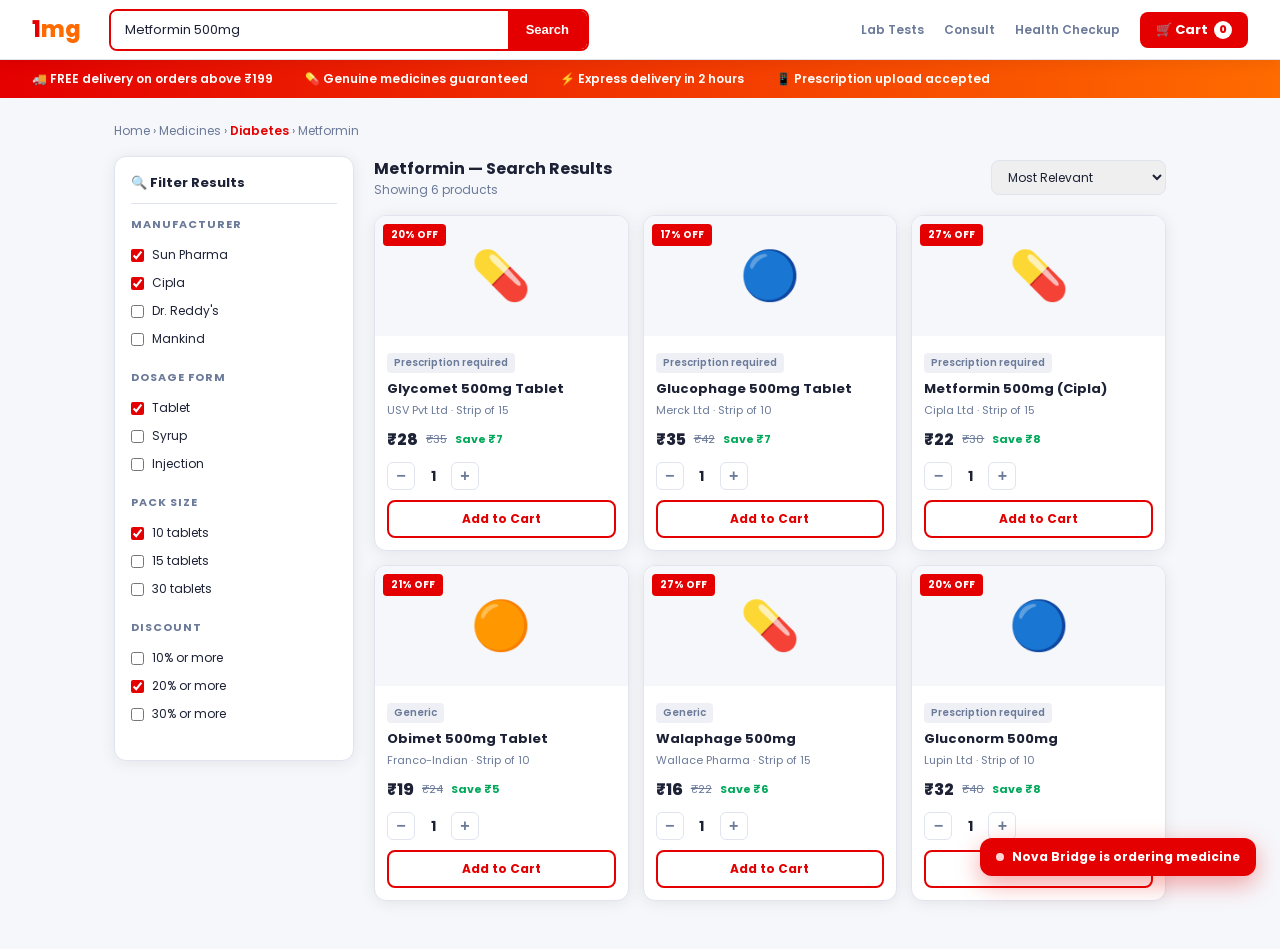
<file: backend/demo_sites/pharmacy.html>
<!DOCTYPE html>
<html lang="en">
<head>
<meta charset="UTF-8"/>
<meta name="viewport" content="width=device-width, initial-scale=1.0"/>
<title>1mg — Order Medicines Online</title>
<link href="https://fonts.googleapis.com/css2?family=Poppins:wght@400;500;600;700;800&display=swap" rel="stylesheet"/>
<style>
:root{
  --red:#e40000;--red2:#ff2e2e;--orange:#ff6b00;
  --white:#fff;--gray:#f6f7fb;--gray2:#eef0f6;
  --text:#1c2135;--text2:#6b7a99;--green:#00a859;
  --border:#e0e4ef;--shadow:0 2px 16px rgba(0,0,0,0.08);
}
*,*::before,*::after{box-sizing:border-box;margin:0;padding:0;}
body{font-family:'Poppins',sans-serif;background:var(--gray);color:var(--text);}

nav{background:white;border-bottom:1px solid var(--border);padding:0 32px;display:flex;align-items:center;gap:20px;height:60px;box-shadow:var(--shadow);position:sticky;top:0;z-index:100;}
.nav-logo{font-size:22px;font-weight:800;color:var(--red);margin-right:8px;}
.nav-logo span{color:var(--orange);}
.search-bar{flex:1;max-width:480px;display:flex;border:2px solid var(--red);border-radius:8px;overflow:hidden;}
.search-bar input{flex:1;border:none;outline:none;padding:9px 14px;font-family:'Poppins',sans-serif;font-size:13px;color:var(--text);}
.search-bar button{background:var(--red);color:white;border:none;padding:0 18px;font-weight:700;font-size:13px;cursor:pointer;}
.nav-links{display:flex;gap:20px;font-size:12px;font-weight:600;color:var(--text2);margin-left:auto;}
.nav-links a{text-decoration:none;color:inherit;}
.nav-links a:hover{color:var(--red);}
.cart-btn{background:var(--red);color:white;border:none;border-radius:8px;padding:8px 16px;font-family:'Poppins',sans-serif;font-size:13px;font-weight:700;cursor:pointer;display:flex;align-items:center;gap:6px;}
.cart-count{background:white;color:var(--red);border-radius:50%;width:18px;height:18px;font-size:11px;display:flex;align-items:center;justify-content:center;font-weight:800;}

.promo-strip{background:linear-gradient(90deg,var(--red),var(--orange));color:white;padding:10px 32px;font-size:12px;font-weight:600;display:flex;gap:32px;}

.main{max-width:1100px;margin:0 auto;padding:24px;}

.breadcrumb{font-size:12px;color:var(--text2);margin-bottom:16px;}
.breadcrumb span{color:var(--red);font-weight:600;}

.layout{display:grid;grid-template-columns:240px 1fr;gap:20px;}

/* FILTERS */
.filter-panel{background:white;border-radius:12px;border:1px solid var(--border);padding:16px;height:fit-content;box-shadow:var(--shadow);}
.filter-title{font-size:13px;font-weight:700;color:var(--text);margin-bottom:12px;padding-bottom:10px;border-bottom:1px solid var(--border);}
.filter-section{margin-bottom:16px;}
.filter-section-title{font-size:11px;font-weight:700;color:var(--text2);letter-spacing:1px;text-transform:uppercase;margin-bottom:8px;}
.filter-option{display:flex;align-items:center;gap:8px;font-size:12px;color:var(--text);padding:5px 0;cursor:pointer;}
.filter-option input{accent-color:var(--red);}

/* PRODUCTS */
.products-header{display:flex;align-items:center;justify-content:space-between;margin-bottom:16px;}
.products-title{font-size:16px;font-weight:700;color:var(--text);}
.products-count{font-size:12px;color:var(--text2);}
.sort-select{border:1px solid var(--border);border-radius:8px;padding:7px 12px;font-family:'Poppins',sans-serif;font-size:12px;color:var(--text);outline:none;cursor:pointer;}

.product-grid{display:grid;grid-template-columns:repeat(3,1fr);gap:14px;margin-bottom:24px;}
.product-card{background:white;border:1px solid var(--border);border-radius:12px;overflow:hidden;box-shadow:var(--shadow);transition:transform 0.2s,box-shadow 0.2s;}
.product-card:hover{transform:translateY(-2px);box-shadow:0 8px 24px rgba(0,0,0,0.12);}
.product-img{background:var(--gray);height:120px;display:flex;align-items:center;justify-content:center;font-size:48px;position:relative;}
.product-badge{position:absolute;top:8px;left:8px;background:var(--red);color:white;font-size:10px;font-weight:700;padding:3px 8px;border-radius:4px;}
.product-body{padding:12px;}
.product-name{font-size:13px;font-weight:700;color:var(--text);margin-bottom:3px;}
.product-mfr{font-size:11px;color:var(--text2);margin-bottom:8px;}
.product-pricing{display:flex;align-items:center;gap:8px;margin-bottom:10px;}
.product-price{font-size:16px;font-weight:800;color:var(--text);}
.product-mrp{font-size:11px;color:var(--text2);text-decoration:line-through;}
.product-save{font-size:11px;color:var(--green);font-weight:700;}
.product-qty{display:flex;align-items:center;gap:8px;margin-bottom:10px;}
.qty-btn{width:28px;height:28px;border:1px solid var(--border);border-radius:6px;background:white;cursor:pointer;font-size:16px;font-weight:700;display:flex;align-items:center;justify-content:center;color:var(--text2);}
.qty-val{font-size:14px;font-weight:700;min-width:20px;text-align:center;}
.add-cart-btn{width:100%;background:white;border:2px solid var(--red);border-radius:8px;padding:8px;color:var(--red);font-family:'Poppins',sans-serif;font-size:12px;font-weight:700;cursor:pointer;transition:all 0.2s;}
.add-cart-btn:hover,.add-cart-btn.added{background:var(--red);color:white;}
.product-tag{display:inline-block;background:var(--gray2);color:var(--text2);font-size:10px;font-weight:600;padding:2px 7px;border-radius:4px;margin-bottom:6px;}

/* CART SIDEBAR */
.cart-panel{background:white;border:1px solid var(--border);border-radius:12px;padding:18px;box-shadow:var(--shadow);position:sticky;top:80px;}
.cart-title{font-size:14px;font-weight:700;color:var(--text);margin-bottom:14px;padding-bottom:10px;border-bottom:1px solid var(--border);}
.cart-empty{text-align:center;padding:20px;font-size:13px;color:var(--text2);}
.cart-item{display:flex;gap:10px;align-items:flex-start;padding:10px 0;border-bottom:1px solid var(--border);}
.cart-item:last-child{border-bottom:none;}
.cart-item-icon{font-size:24px;flex-shrink:0;}
.cart-item-info{flex:1;}
.cart-item-name{font-size:12px;font-weight:700;color:var(--text);}
.cart-item-qty{font-size:11px;color:var(--text2);}
.cart-item-price{font-size:13px;font-weight:800;color:var(--text);}
.cart-total-row{display:flex;justify-content:space-between;font-size:13px;padding:6px 0;}
.cart-total-row.big{font-weight:800;font-size:15px;border-top:2px solid var(--border);margin-top:4px;padding-top:10px;}
.checkout-btn{width:100%;background:var(--red);color:white;border:none;border-radius:10px;padding:14px;font-family:'Poppins',sans-serif;font-size:14px;font-weight:700;cursor:pointer;margin-top:14px;transition:opacity 0.2s;}
.checkout-btn:hover{opacity:0.9;}

/* CONFIRMATION */
.order-confirmation{display:none;background:white;border-radius:16px;border:1px solid var(--border);padding:40px;text-align:center;box-shadow:var(--shadow);}
.order-icon{font-size:64px;margin-bottom:12px;}
.order-title{font-size:22px;font-weight:800;color:var(--green);margin-bottom:6px;}
.order-id{font-size:13px;color:var(--text2);margin-bottom:20px;}
.order-id strong{color:var(--red);font-size:16px;}
.order-info{background:var(--gray);border-radius:12px;padding:16px;text-align:left;margin-bottom:20px;}
.order-row{display:flex;justify-content:space-between;font-size:13px;padding:7px 0;border-bottom:1px solid var(--border);}
.order-row:last-child{border-bottom:none;}
.order-row-key{color:var(--text2);font-weight:500;}
.order-row-val{font-weight:700;}
.back-btn{background:var(--red);color:white;border:none;border-radius:10px;padding:12px 28px;font-family:'Poppins',sans-serif;font-size:14px;font-weight:700;cursor:pointer;}

.nova-badge{position:fixed;bottom:24px;right:24px;background:var(--red);color:white;border-radius:12px;padding:10px 16px;font-size:12px;font-weight:700;display:flex;align-items:center;gap:8px;box-shadow:0 8px 24px rgba(228,0,0,0.35);z-index:999;}
.nova-dot{width:8px;height:8px;background:#ffd6d6;border-radius:50%;animation:pulse3 1.5s infinite;}
@keyframes pulse3{0%,100%{opacity:1}50%{opacity:0.3}}
</style>
</head>
<body>

<nav>
  <div class="nav-logo">1<span>mg</span></div>
  <div class="search-bar">
    <input type="text" id="search-input" placeholder="Search for medicines, health products..." value="Metformin 500mg"/>
    <button onclick="doSearch()">Search</button>
  </div>
  <div class="nav-links">
    <a href="#">Lab Tests</a>
    <a href="#">Consult</a>
    <a href="#">Health Checkup</a>
  </div>
  <button class="cart-btn" onclick="scrollToCart()">🛒 Cart <span class="cart-count" id="cart-count">0</span></button>
</nav>

<div class="promo-strip">
  <span>🚚 FREE delivery on orders above ₹199</span>
  <span>💊 Genuine medicines guaranteed</span>
  <span>⚡ Express delivery in 2 hours</span>
  <span>📱 Prescription upload accepted</span>
</div>

<div class="main">
  <div class="breadcrumb">Home › Medicines › <span>Diabetes</span> › Metformin</div>

  <div id="shop-view">
    <div class="layout">
      <!-- FILTERS -->
      <div>
        <div class="filter-panel">
          <div class="filter-title">🔍 Filter Results</div>
          <div class="filter-section">
            <div class="filter-section-title">Manufacturer</div>
            <label class="filter-option"><input type="checkbox" checked/> Sun Pharma</label>
            <label class="filter-option"><input type="checkbox" checked/> Cipla</label>
            <label class="filter-option"><input type="checkbox"/> Dr. Reddy's</label>
            <label class="filter-option"><input type="checkbox"/> Mankind</label>
          </div>
          <div class="filter-section">
            <div class="filter-section-title">Dosage Form</div>
            <label class="filter-option"><input type="checkbox" checked/> Tablet</label>
            <label class="filter-option"><input type="checkbox"/> Syrup</label>
            <label class="filter-option"><input type="checkbox"/> Injection</label>
          </div>
          <div class="filter-section">
            <div class="filter-section-title">Pack Size</div>
            <label class="filter-option"><input type="checkbox" checked/> 10 tablets</label>
            <label class="filter-option"><input type="checkbox"/> 15 tablets</label>
            <label class="filter-option"><input type="checkbox"/> 30 tablets</label>
          </div>
          <div class="filter-section">
            <div class="filter-section-title">Discount</div>
            <label class="filter-option"><input type="checkbox"/> 10% or more</label>
            <label class="filter-option"><input type="checkbox" checked/> 20% or more</label>
            <label class="filter-option"><input type="checkbox"/> 30% or more</label>
          </div>
        </div>
      </div>

      <!-- PRODUCTS + CART -->
      <div>
        <div class="products-header">
          <div>
            <div class="products-title">Metformin — Search Results</div>
            <div class="products-count">Showing 6 products</div>
          </div>
          <select class="sort-select"><option>Most Relevant</option><option>Price: Low to High</option><option>Discount: High to Low</option></select>
        </div>

        <div class="product-grid" id="product-grid">
          <!-- Products rendered by JS -->
        </div>

        <div class="cart-panel" id="cart-panel" style="display:none;max-width:360px;margin:0 auto;">
          <div class="cart-title">🛒 Your Cart</div>
          <div id="cart-items"></div>
          <div id="cart-summary"></div>
          <button class="checkout-btn" onclick="placeOrder()">Place Order →</button>
        </div>
      </div>
    </div>
  </div>

  <!-- ORDER CONFIRMATION -->
  <div class="order-confirmation" id="order-confirmation">
    <div class="order-icon">📦</div>
    <div class="order-title">Order Placed Successfully!</div>
    <div class="order-id">Order ID: <strong id="order-id-val">NB-1MG-000000</strong></div>
    <div class="order-info" id="order-details"></div>
    <p style="font-size:13px;color:var(--text2);margin-bottom:20px;line-height:1.6;">Your medicines will be delivered within 2-4 hours. Track your order in the 1mg app. Prescription required for scheduled medicines.</p>
    <button class="back-btn" onclick="resetOrder()">Continue Shopping</button>
  </div>
</div>

<div class="nova-badge">
  <div class="nova-dot"></div>
  Nova Bridge is ordering medicine
</div>

<script>
const PRODUCTS = [
  {id:1, icon:'💊', name:'Glycomet 500mg Tablet', mfr:'USV Pvt Ltd', price:28, mrp:35, qty:1, strip:'Strip of 15', tag:'Prescription required', badge:'20% OFF'},
  {id:2, icon:'🔵', name:'Glucophage 500mg Tablet', mfr:'Merck Ltd', price:35, mrp:42, qty:1, strip:'Strip of 10', tag:'Prescription required', badge:'17% OFF'},
  {id:3, icon:'💊', name:'Metformin 500mg (Cipla)', mfr:'Cipla Ltd', price:22, mrp:30, qty:1, strip:'Strip of 15', tag:'Prescription required', badge:'27% OFF'},
  {id:4, icon:'🟠', name:'Obimet 500mg Tablet', mfr:'Franco-Indian', price:19, mrp:24, qty:1, strip:'Strip of 10', tag:'Generic', badge:'21% OFF'},
  {id:5, icon:'💊', name:'Walaphage 500mg', mfr:'Wallace Pharma', price:16, mrp:22, qty:1, strip:'Strip of 15', tag:'Generic', badge:'27% OFF'},
  {id:6, icon:'🔵', name:'Gluconorm 500mg', mfr:'Lupin Ltd', price:32, mrp:40, qty:1, strip:'Strip of 10', tag:'Prescription required', badge:'20% OFF'},
];

let cart = [];

function renderProducts(){
  const grid = document.getElementById('product-grid');
  grid.innerHTML = PRODUCTS.map(p => `
    <div class="product-card" id="prod-${p.id}">
      <div class="product-img">${p.icon}<div class="product-badge">${p.badge}</div></div>
      <div class="product-body">
        <div class="product-tag">${p.tag}</div>
        <div class="product-name">${p.name}</div>
        <div class="product-mfr">${p.mfr} · ${p.strip}</div>
        <div class="product-pricing">
          <span class="product-price">₹${p.price}</span>
          <span class="product-mrp">₹${p.mrp}</span>
          <span class="product-save">Save ₹${p.mrp - p.price}</span>
        </div>
        <div class="product-qty">
          <button class="qty-btn" onclick="changeQty(${p.id},-1)">−</button>
          <span class="qty-val" id="qty-${p.id}">1</span>
          <button class="qty-btn" onclick="changeQty(${p.id},1)">+</button>
        </div>
        <button class="add-cart-btn" id="btn-${p.id}" onclick="addToCart(${p.id})">Add to Cart</button>
      </div>
    </div>
  `).join('');
}

function changeQty(id, delta){
  const p = PRODUCTS.find(x=>x.id===id);
  p.qty = Math.max(1, p.qty + delta);
  document.getElementById('qty-'+id).textContent = p.qty;
}

function addToCart(id){
  const p = PRODUCTS.find(x=>x.id===id);
  const existing = cart.find(x=>x.id===id);
  if(existing){ existing.qty = p.qty; }
  else { cart.push({...p}); }
  document.getElementById('btn-'+id).textContent = '✓ Added';
  document.getElementById('btn-'+id).classList.add('added');
  updateCart();
}

function updateCart(){
  const count = cart.reduce((s,x)=>s+x.qty,0);
  document.getElementById('cart-count').textContent = count;
  if(cart.length === 0){ document.getElementById('cart-panel').style.display='none'; return; }
  document.getElementById('cart-panel').style.display='block';
  const subtotal = cart.reduce((s,x)=>s+(x.price*x.qty),0);
  const delivery = subtotal >= 199 ? 0 : 49;
  document.getElementById('cart-items').innerHTML = cart.map(x=>`
    <div class="cart-item">
      <div class="cart-item-icon">${x.icon}</div>
      <div class="cart-item-info"><div class="cart-item-name">${x.name}</div><div class="cart-item-qty">Qty: ${x.qty}</div></div>
      <div class="cart-item-price">₹${x.price * x.qty}</div>
    </div>
  `).join('');
  document.getElementById('cart-summary').innerHTML = `
    <div class="cart-total-row"><span>Subtotal</span><span>₹${subtotal}</span></div>
    <div class="cart-total-row"><span>Delivery</span><span>${delivery===0?'<span style="color:var(--green);font-weight:700">FREE</span>':'₹'+delivery}</span></div>
    <div class="cart-total-row big"><span>Total</span><span>₹${subtotal+delivery}</span></div>
  `;
}

function placeOrder(){
  const subtotal = cart.reduce((s,x)=>s+(x.price*x.qty),0);
  const orderId = 'NB-1MG-' + Math.random().toString(36).substr(2,6).toUpperCase();
  document.getElementById('order-id-val').textContent = orderId;
  const today = new Date();
  const delivery = new Date(today.setDate(today.getDate()+1));
  const months = ['Jan','Feb','Mar','Apr','May','Jun','Jul','Aug','Sep','Oct','Nov','Dec'];
  document.getElementById('order-details').innerHTML = `
    <div class="order-row"><span class="order-row-key">Items</span><span class="order-row-val">${cart.map(x=>x.name).join(', ')}</span></div>
    <div class="order-row"><span class="order-row-key">Total Qty</span><span class="order-row-val">${cart.reduce((s,x)=>s+x.qty,0)} items</span></div>
    <div class="order-row"><span class="order-row-key">Total Amount</span><span class="order-row-val" style="color:var(--green)">₹${subtotal}</span></div>
    <div class="order-row"><span class="order-row-key">Expected Delivery</span><span class="order-row-val">${delivery.getDate()} ${months[delivery.getMonth()]} — Express (2-4 hrs)</span></div>
    <div class="order-row"><span class="order-row-key">Delivery Address</span><span class="order-row-val">Satellite, Ahmedabad — 380015</span></div>
  `;
  document.getElementById('shop-view').style.display='none';
  document.getElementById('order-confirmation').style.display='block';
}

function resetOrder(){
  cart=[];
  PRODUCTS.forEach(p=>p.qty=1);
  document.getElementById('shop-view').style.display='block';
  document.getElementById('order-confirmation').style.display='none';
  document.getElementById('cart-count').textContent='0';
  renderProducts();
  updateCart();
}

function doSearch(){
  const q = document.getElementById('search-input').value;
  document.querySelector('.products-title').textContent = q + ' — Search Results';
}

function scrollToCart(){
  document.getElementById('cart-panel').scrollIntoView({behavior:'smooth'});
}

renderProducts();
</script>
</body>
</html>
</file>
<file: frontend/css/style.css>
/* ═══════════════════════════════════════════════════════════════
   Nova Bridge v2 — style.css  ·  Premium Editorial Redesign
   Palette: cool indigo/violet base · vivid accent touches
   Aesthetic: Medical-SaaS · Glass layers · Refined typography
═══════════════════════════════════════════════════════════════ */

/* ── Google Fonts ──────────────────────────────────────────── */
/* Plus Jakarta Sans + DM Serif Display for headings */

/* ── CSS Variables ─────────────────────────────────────────── */
:root {
  /* Backgrounds — layered pearl */
  --bg:        #f0f4ff;
  --bg2:       #ffffff;
  --bg3:       #f7f9ff;
  --bg4:       #eef2ff;
  --bg5:       #e8edff;

  /* Brand */
  --accent:    #4361ee;
  --accent2:   #7b2ff7;
  --accent-rgb: 67,97,238;

  /* Semantic */
  --green:     #06d6a0;
  --green2:    #047857;
  --green-rgb: 6,214,160;
  --red:       #ef476f;
  --red-rgb:   239,71,111;
  --amber:     #ffd166;
  --amber2:    #b45309;
  --teal:      #0891b2;
  --teal-rgb:  8,145,178;
  --purple:    #7b2ff7;

  /* Text */
  --text:      #0f1729;
  --text2:     #4b5675;
  --text3:     #8b96b0;

  /* Borders & shadows */
  --border:    rgba(67,97,238,0.11);
  --border2:   rgba(67,97,238,0.06);
  --border3:   rgba(67,97,238,0.18);

  --shadow-xs: 0 1px 4px rgba(67,97,238,0.07);
  --shadow:    0 2px 16px rgba(67,97,238,0.09);
  --shadow-md: 0 4px 24px rgba(67,97,238,0.12);
  --shadow-lg: 0 12px 48px rgba(67,97,238,0.16);
  --shadow-xl: 0 24px 80px rgba(67,97,238,0.2);

  --radius:    18px;
  --radius-sm: 12px;
  --radius-xs: 8px;
}

/* ── Reset ─────────────────────────────────────────────────── */
*,*::before,*::after { box-sizing:border-box; margin:0; padding:0; }
html { scroll-behavior:smooth; -webkit-font-smoothing:antialiased; }
body {
  font-family:'Plus Jakarta Sans',sans-serif;
  background:var(--bg);
  color:var(--text);
  min-height:100vh;
  overflow-x:hidden;
  line-height:1.5;
}

/* ── Premium body background ───────────────────────────────── */
body::before {
  content:'';
  position:fixed; inset:0; z-index:0; pointer-events:none;
  background:
    radial-gradient(ellipse 900px 600px at 15% 0%, rgba(67,97,238,0.06) 0%, transparent 70%),
    radial-gradient(ellipse 600px 500px at 90% 10%, rgba(123,47,247,0.05) 0%, transparent 70%),
    radial-gradient(ellipse 700px 400px at 50% 95%, rgba(6,214,160,0.04) 0%, transparent 70%),
    radial-gradient(circle, rgba(67,97,238,0.028) 1px, transparent 1px);
  background-size: auto, auto, auto, 28px 28px;
}

/* ════════════════════════════════════════════════════════════
   SPLASH
════════════════════════════════════════════════════════════ */
#splash {
  position:fixed; inset:0; z-index:9999;
  background:linear-gradient(145deg, #0f1729 0%, #1a1060 40%, #0b1f3a 70%, #0d2b1a 100%);
  display:flex; flex-direction:column; align-items:center; justify-content:center;
  overflow:hidden;
  transition:opacity .9s cubic-bezier(.4,0,.2,1), transform .9s cubic-bezier(.4,0,.2,1);
}
#splash.hide { opacity:0; transform:scale(1.05); pointer-events:none; }

.splash-grid {
  position:absolute; inset:0;
  background-image:
    linear-gradient(rgba(67,97,238,.07) 1px, transparent 1px),
    linear-gradient(90deg, rgba(67,97,238,.07) 1px, transparent 1px);
  background-size:44px 44px;
}
/* Diagonal accent line */
.splash-grid::after {
  content:'';
  position:absolute; inset:0;
  background:linear-gradient(135deg, transparent 40%, rgba(67,97,238,.04) 50%, transparent 60%);
}

.splash-orb {
  position:absolute; border-radius:50%;
  animation:sfloat 7s ease-in-out infinite;
  filter:blur(1px);
}
.splash-orb.s1 {
  width:520px; height:520px; top:-160px; left:-160px;
  background:radial-gradient(circle, rgba(67,97,238,.22) 0%, transparent 65%);
}
.splash-orb.s2 {
  width:380px; height:380px; bottom:-100px; right:-100px;
  background:radial-gradient(circle, rgba(6,214,160,.18) 0%, transparent 65%);
  animation-delay:-3.5s;
}
@keyframes sfloat { 0%,100%{transform:translateY(0) scale(1);} 50%{transform:translateY(-28px) scale(1.03);} }

.sp {
  position:absolute; border-radius:50%;
  background:rgba(99,132,255,.45);
  animation:srise linear infinite;
}
@keyframes srise {
  0%  {transform:translateY(100vh) translateX(0) scale(0); opacity:0;}
  8%  {opacity:.8;}
  85% {opacity:.15;}
  100%{transform:translateY(-100px) translateX(var(--dx,20px)) scale(1.6); opacity:0;}
}

.splash-logo-wrap {
  width:110px; height:110px; border-radius:50%;
  display:flex; align-items:center; justify-content:center;
  position:relative; margin-bottom:32px;
  background:rgba(255,255,255,.06);
  backdrop-filter:blur(16px);
  border:1px solid rgba(255,255,255,.14);
  box-shadow:0 0 60px rgba(67,97,238,.3), inset 0 1px 0 rgba(255,255,255,.1);
}
.splash-icon { font-size:42px; filter:drop-shadow(0 4px 16px rgba(99,132,255,.6)); }
.splash-ring-spin {
  position:absolute; inset:-12px; border-radius:50%;
  border:1.5px solid transparent;
  border-top-color:rgba(67,97,238,.9);
  border-right-color:rgba(67,97,238,.3);
  animation:sspin 2.8s linear infinite;
}
.splash-ring-spin::after {
  content:''; position:absolute; inset:8px; border-radius:50%;
  border:1px solid transparent;
  border-bottom-color:rgba(6,214,160,.7);
  animation:sspin 4.5s linear infinite reverse;
}
@keyframes sspin { to{transform:rotate(360deg);} }

.splash-title {
  font-family:'Plus Jakarta Sans',sans-serif;
  font-size:52px; font-weight:800;
  color:#fff; letter-spacing:-2px; margin-bottom:6px;
  animation:sup .9s cubic-bezier(.2,.8,.3,1) both;
  text-shadow:0 2px 40px rgba(67,97,238,.4);
}
.splash-title em {
  font-style:normal; font-weight:300; letter-spacing:0;
  background:linear-gradient(120deg, #a5b8ff, #c4b5fd);
  -webkit-background-clip:text; -webkit-text-fill-color:transparent;
  font-family:'Instrument Serif',serif; font-style:italic;
}
.splash-sub {
  font-size:11px; font-weight:600; letter-spacing:5px; text-transform:uppercase;
  color:rgba(255,255,255,.4); margin-bottom:56px;
  animation:sup .9s .18s cubic-bezier(.2,.8,.3,1) both;
}
@keyframes sup { from{opacity:0;transform:translateY(28px);} to{opacity:1;transform:none;} }

.splash-bar-wrap { width:240px; animation:sup .9s .35s cubic-bezier(.2,.8,.3,1) both; }
.splash-bar {
  height:2px; background:rgba(255,255,255,.08); border-radius:10px;
  overflow:hidden; margin-bottom:12px;
}
.splash-fill {
  height:100%; width:0; border-radius:10px;
  background:linear-gradient(90deg, var(--accent), var(--green), var(--accent2), var(--accent));
  background-size:300%;
  animation:sbar 2.8s cubic-bezier(.4,0,.2,1) forwards, sshift 1.4s ease infinite;
}
@keyframes sbar { 0%{width:0;} 55%{width:70%;} 80%{width:90%;} 100%{width:100%;} }
@keyframes sshift { 0%,100%{background-position:0%;} 50%{background-position:200%;} }
.splash-msg {
  font-size:10.5px; color:rgba(255,255,255,.35);
  text-align:center; letter-spacing:2px; text-transform:uppercase;
}


/* ════════════════════════════════════════════════════════════
   HEADER
════════════════════════════════════════════════════════════ */
.header {
  position:sticky; top:0; z-index:200;
  display:flex; align-items:center; justify-content:space-between;
  padding:0 32px;
  height:60px;
  background:rgba(255,255,255,0.88);
  backdrop-filter:blur(20px) saturate(180%);
  border-bottom:1px solid var(--border);
  box-shadow:0 1px 0 var(--border2), var(--shadow-xs);
}

.logo { display:flex; align-items:center; gap:9px; flex-shrink:0; }
.logo-gem {
  width:36px; height:36px; border-radius:11px;
  background:linear-gradient(145deg, #4361ee, #7b2ff7);
  display:flex; align-items:center; justify-content:center;
  font-size:18px;
  box-shadow:0 4px 16px rgba(67,97,238,.35), inset 0 1px 0 rgba(255,255,255,.2);
}
.logo-nova {
  font-size:17px; font-weight:800; color:var(--accent);
  letter-spacing:3px; font-family:'Plus Jakarta Sans',sans-serif;
}
.logo-bridge {
  font-size:17px; color:var(--text); letter-spacing:-.3px;
  font-family:'Instrument Serif',serif; font-style:italic; font-weight:400;
}
.v-badge {
  font-size:9px; font-weight:800; color:var(--accent);
  background:var(--bg4); border:1px solid var(--border3);
  border-radius:5px; padding:2px 7px; letter-spacing:.5px;
  text-transform:uppercase;
}

.page-nav { display:flex; gap:2px; }
.nav-tab {
  display:flex; align-items:center; gap:6px;
  padding:7px 16px; border-radius:9px;
  font-size:12.5px; font-weight:600; color:var(--text3);
  text-decoration:none; transition:all .18s;
  border:1px solid transparent; letter-spacing:-.1px;
}
.nav-tab:hover { color:var(--accent); background:var(--bg4); }
.nav-tab.active {
  color:var(--accent); background:var(--bg4);
  border-color:var(--border3);
  box-shadow:var(--shadow-xs);
}

.header-right { display:flex; align-items:center; gap:10px; flex-shrink:0; }
.engine-badge {
  font-size:11px; font-weight:700; padding:4px 12px;
  border-radius:100px; border:1px solid currentColor;
  background:var(--bg3); letter-spacing:.3px;
}
.hstatus {
  display:flex; align-items:center; gap:7px;
  background:var(--bg3); border:1px solid var(--border);
  border-radius:100px; padding:5px 14px;
  font-size:11.5px; font-weight:700; color:var(--text2);
  box-shadow:var(--shadow-xs);
  letter-spacing:-.1px;
}
.status-dot {
  width:7px; height:7px; border-radius:50%; background:var(--green);
  box-shadow:0 0 0 3px rgba(var(--green-rgb),.2);
  animation:pulse 2.2s infinite;
}
@keyframes pulse {
  0%,100%{box-shadow:0 0 0 0 rgba(var(--green-rgb),.5);}
  50%{box-shadow:0 0 0 5px rgba(var(--green-rgb),0); transform:scale(.9);}
}


/* ════════════════════════════════════════════════════════════
   HINT BANNERS
════════════════════════════════════════════════════════════ */
.memory-hint-bar {
  position:relative; z-index:10;
  background:linear-gradient(90deg, rgba(67,97,238,.06), transparent);
  border-bottom:1px solid rgba(67,97,238,.1);
  padding:7px 32px;
  font-size:12px; font-weight:600; color:var(--accent);
  letter-spacing:.1px;
  animation:fadeIn .3s ease;
}
.proactive-banner {
  position:relative; z-index:10;
  display:flex; align-items:center; gap:12px;
  background:linear-gradient(90deg, rgba(123,47,247,.07), rgba(67,97,238,.04));
  border-bottom:1px solid rgba(123,47,247,.16);
  padding:10px 32px;
  animation:slideDown .4s cubic-bezier(.2,.8,.3,1);
}
@keyframes slideDown { from{transform:translateY(-100%);opacity:0;} to{transform:none;opacity:1;} }
.pro-icon { font-size:16px; }
.pro-msg { flex:1; font-size:13px; font-weight:500; color:var(--accent2); }
.pro-dismiss {
  background:none; border:none; color:var(--text3);
  font-size:18px; cursor:pointer; line-height:1;
  transition:color .18s; padding:2px 6px; border-radius:6px;
}
.pro-dismiss:hover { color:var(--text); background:var(--bg4); }


/* ════════════════════════════════════════════════════════════
   APP WRAPPER
════════════════════════════════════════════════════════════ */
.app-wrapper {
  position:relative; z-index:1;
  max-width:1400px; margin:0 auto;
  padding:24px 28px 60px;
  display:flex; flex-direction:column; gap:32px;
}


/* ════════════════════════════════════════════════════════════
   LIVE ZONE
════════════════════════════════════════════════════════════ */
.live-zone {
  display:grid;
  grid-template-columns:1fr 360px;
  gap:20px;
  align-items:start;
}
@media(max-width:960px){ .live-zone{grid-template-columns:1fr;} }


/* ════════════════════════════════════════════════════════════
   VOICE PANEL (left)
════════════════════════════════════════════════════════════ */
.voice-panel {
  background:var(--bg2);
  border:1px solid var(--border);
  border-radius:24px;
  padding:24px;
  display:flex; flex-direction:column; gap:16px;
  box-shadow:var(--shadow-md);
  min-height:580px;
  position:relative; overflow:hidden;
}
/* Subtle top accent stripe */
.voice-panel::before {
  content:'';
  position:absolute; top:0; left:0; right:0; height:3px;
  background:linear-gradient(90deg, var(--accent), var(--accent2), var(--green));
  border-radius:24px 24px 0 0;
}

/* Top controls row */
.vp-top {
  display:flex; align-items:flex-start; gap:18px;
}

/* ── Emotion ring ─── */
.emotion-ring {
  width:82px; height:82px; flex-shrink:0;
  border-radius:50%; border:2.5px solid var(--green);
  display:flex; align-items:center; justify-content:center;
  transition:border-color .5s ease, box-shadow .5s ease, background .5s ease;
  box-shadow:0 0 0 5px rgba(var(--green-rgb),.1), 0 4px 16px rgba(var(--green-rgb),.15);
  background:rgba(var(--green-rgb),.04);
  position:relative;
}
.emotion-ring::after {
  content:'';
  position:absolute; inset:-7px; border-radius:50%;
  border:1px dashed rgba(var(--green-rgb),.25);
  animation:ringrot 12s linear infinite;
}
@keyframes ringrot { to{transform:rotate(360deg);} }
.emotion-ring.anxious {
  border-color:var(--amber);
  box-shadow:0 0 0 5px rgba(255,209,102,.12), 0 4px 16px rgba(255,209,102,.18);
  background:rgba(255,209,102,.04);
}
.emotion-ring.anxious::after { border-color:rgba(255,209,102,.25); }
.emotion-ring.distress {
  border-color:var(--red);
  box-shadow:0 0 0 5px rgba(var(--red-rgb),.12), 0 4px 20px rgba(var(--red-rgb),.2);
  background:rgba(var(--red-rgb),.04);
  animation:rpulse 1.1s ease-in-out infinite;
}
.emotion-ring.crisis {
  border-color:var(--red);
  box-shadow:0 0 0 8px rgba(var(--red-rgb),.15), 0 0 40px rgba(var(--red-rgb),.25);
  animation:rpulse .55s ease-in-out infinite;
}
@keyframes rpulse { 0%,100%{transform:scale(1);} 50%{transform:scale(1.07);} }
.em-inner { text-align:center; }
.em-icon { font-size:30px; line-height:1; }
.em-label {
  font-size:9.5px; font-weight:800; color:var(--text3);
  margin-top:5px; letter-spacing:1.5px; text-transform:uppercase;
}

/* ── Control buttons ─── */
.vp-controls {
  display:flex; flex-direction:column; gap:9px; flex:1;
}
.ctrl-btn {
  display:flex; align-items:center; gap:14px;
  background:var(--bg3); border:1px solid var(--border);
  border-radius:var(--radius-sm); padding:11px 16px; cursor:pointer;
  transition:all .2s cubic-bezier(.2,.8,.3,1); text-align:left;
  font-family:'Plus Jakarta Sans',sans-serif;
  position:relative; overflow:hidden;
}
.ctrl-btn::before {
  content:''; position:absolute; inset:0;
  background:linear-gradient(135deg, rgba(255,255,255,0), rgba(255,255,255,.5), rgba(255,255,255,0));
  transform:translateX(-100%);
  transition:transform .4s ease;
}
.ctrl-btn:hover::before { transform:translateX(100%); }
.ctrl-btn:hover {
  border-color:var(--accent);
  background:var(--bg4);
  transform:translateY(-2px);
  box-shadow:var(--shadow-md);
}
.ctrl-btn.mic-btn { border-color:rgba(var(--accent-rgb),.22); }
.ctrl-btn.mic-btn.listening {
  background:linear-gradient(135deg, rgba(var(--accent-rgb),.08), rgba(123,47,247,.06));
  border-color:var(--accent);
  box-shadow:0 0 0 3px rgba(var(--accent-rgb),.1), var(--shadow-md);
  animation:mic-glow 1.6s ease-in-out infinite;
}
@keyframes mic-glow {
  0%,100%{box-shadow:0 0 0 3px rgba(var(--accent-rgb),.12), var(--shadow);}
  50%{box-shadow:0 0 0 7px rgba(var(--accent-rgb),.06), var(--shadow-lg);}
}

.mic-ring {
  width:42px; height:42px; border-radius:50%; flex-shrink:0;
  background:linear-gradient(145deg, var(--accent), var(--accent2));
  display:flex; align-items:center; justify-content:center;
  box-shadow:0 4px 14px rgba(var(--accent-rgb),.35), inset 0 1px 0 rgba(255,255,255,.2);
  position:relative; overflow:hidden;
  transition:transform .2s, box-shadow .2s;
}
.ctrl-btn:hover .mic-ring { transform:scale(1.07); box-shadow:0 6px 20px rgba(var(--accent-rgb),.45); }
.cam-btn .mic-ring {
  background:linear-gradient(145deg, var(--teal), #0e7490);
  box-shadow:0 4px 14px rgba(var(--teal-rgb),.32);
}
.ctrl-btn:hover.cam-btn .mic-ring { box-shadow:0 6px 20px rgba(var(--teal-rgb),.42); }
.demo-btn .mic-ring {
  background:linear-gradient(145deg, var(--green), #04c98a);
  box-shadow:0 4px 14px rgba(var(--green-rgb),.32);
}
.ctrl-icon { font-size:19px; filter:drop-shadow(0 1px 4px rgba(0,0,0,.2)); }
.ctrl-label {
  display:flex; flex-direction:column; gap:2px;
}
.ctrl-label span { font-size:13.5px; font-weight:700; color:var(--text); letter-spacing:-.2px; }
.ctrl-label small { font-size:11px; color:var(--text3); font-weight:500; }

/* Mic waves */
.mic-waves {
  position:absolute; bottom:5px; left:50%; transform:translateX(-50%);
  display:flex; align-items:flex-end; gap:2px; height:12px;
  opacity:0; transition:opacity .3s;
}
.mic-waves.active { opacity:1; }
.mic-waves i {
  display:block; width:2.5px; border-radius:2px;
  background:rgba(255,255,255,.95);
  animation:wbar .55s ease-in-out infinite alternate;
}
.mic-waves i:nth-child(1){height:4px;animation-delay:0s;}
.mic-waves i:nth-child(2){height:9px;animation-delay:.1s;}
.mic-waves i:nth-child(3){height:12px;animation-delay:.2s;}
.mic-waves i:nth-child(4){height:9px;animation-delay:.3s;}
.mic-waves i:nth-child(5){height:4px;animation-delay:.4s;}
@keyframes wbar { from{transform:scaleY(.35);} to{transform:scaleY(1.25);} }

/* Camera preview */
#webcam-preview {
  display:none; width:100%; border-radius:var(--radius-sm);
  border:1px solid var(--border);
  max-height:190px; object-fit:cover;
  box-shadow:var(--shadow);
}

/* Live ticker */
.live-ticker {
  display:flex; align-items:center; gap:10px;
  background:linear-gradient(135deg, rgba(var(--accent-rgb),.06), rgba(var(--accent-rgb),.03));
  border:1px solid rgba(var(--accent-rgb),.18);
  border-radius:var(--radius-sm); padding:10px 14px;
  animation:fadeIn .25s ease;
  min-height:44px;
}
.ticker-dot {
  width:8px; height:8px; border-radius:50%; flex-shrink:0;
  background:var(--accent);
  box-shadow:0 0 0 3px rgba(var(--accent-rgb),.2);
  animation:tdot 1.1s ease-in-out infinite;
}
@keyframes tdot { 0%,100%{opacity:1; transform:scale(1);} 50%{opacity:.3; transform:scale(.8);} }
.ticker-text {
  font-size:13.5px; color:var(--text2); flex:1;
  font-style:italic; font-weight:500; letter-spacing:-.1px;
}


/* ════════════════════════════════════════════════════════════
   CHAT THREAD
════════════════════════════════════════════════════════════ */
.chat-thread {
  flex:1; min-height:220px; max-height:380px;
  overflow-y:auto; overflow-x:hidden;
  display:flex; flex-direction:column; gap:10px;
  padding:2px 4px 2px 0;
  scroll-behavior:smooth;
}

.chat-welcome {
  display:flex; align-items:flex-start; gap:13px;
  padding:16px;
  background:linear-gradient(135deg, var(--bg4), var(--bg3));
  border-radius:var(--radius-sm); border:1px solid var(--border);
  box-shadow:var(--shadow-xs);
}
.cw-avatar {
  width:42px; height:42px; border-radius:50%; flex-shrink:0;
  background:linear-gradient(145deg, var(--accent), var(--accent2));
  display:flex; align-items:center; justify-content:center;
  font-size:20px;
  box-shadow:0 4px 14px rgba(var(--accent-rgb),.28), inset 0 1px 0 rgba(255,255,255,.2);
}
.cw-body { flex:1; }
.cw-name { font-size:11px; font-weight:800; color:var(--accent); margin-bottom:5px; letter-spacing:.5px; text-transform:uppercase; }
.cw-text { font-size:13.5px; color:var(--text2); line-height:1.6; }

/* Bubbles */
.bubble {
  max-width:84%; padding:11px 15px;
  font-size:13.5px; line-height:1.58;
  animation:bubbleIn .28s cubic-bezier(.2,.8,.3,1) both;
  word-break:break-word;
}
@keyframes bubbleIn {
  from{opacity:0; transform:translateY(12px) scale(.97);}
  to{opacity:1; transform:none;}
}
.user-bubble {
  align-self:flex-end;
  background:linear-gradient(145deg, var(--accent), #5a73f0, var(--accent2));
  color:#fff; border-radius:18px 18px 5px 18px;
  box-shadow:0 4px 18px rgba(var(--accent-rgb),.3), inset 0 1px 0 rgba(255,255,255,.15);
  font-weight:500; letter-spacing:-.1px;
}
.nova-bubble {
  align-self:flex-start;
  background:var(--bg2); color:var(--text);
  border:1px solid var(--border); border-radius:18px 18px 18px 5px;
  display:flex; align-items:flex-start; gap:10px;
  box-shadow:var(--shadow-xs);
}
.nb-avatar {
  width:28px; height:28px; border-radius:50%; flex-shrink:0;
  background:linear-gradient(145deg, var(--accent), var(--accent2));
  display:flex; align-items:center; justify-content:center;
  font-size:13px; margin-top:1px;
  box-shadow:0 2px 8px rgba(var(--accent-rgb),.25);
}
.nb-text { flex:1; font-size:13.5px; color:var(--text); line-height:1.58; }

.status-bubble {
  align-self:center;
  font-size:11px; font-weight:600; color:var(--text3);
  padding:5px 14px; background:var(--bg4);
  border-radius:100px; border:1px solid var(--border2);
  letter-spacing:.3px; text-transform:uppercase;
}


/* ════════════════════════════════════════════════════════════
   CHAT INPUT
════════════════════════════════════════════════════════════ */
.chat-input-row {
  display:flex; gap:9px; align-items:center;
}
.chat-input {
  flex:1; background:var(--bg3);
  border:1.5px solid var(--border); border-radius:var(--radius-sm);
  padding:12px 17px; font-size:13.5px; color:var(--text);
  font-family:'Plus Jakarta Sans',sans-serif; font-weight:500;
  outline:none; transition:border-color .2s, box-shadow .2s, background .2s;
  letter-spacing:-.1px;
}
.chat-input::placeholder { color:var(--text3); font-weight:400; }
.chat-input:focus {
  border-color:var(--accent); background:var(--bg2);
  box-shadow:0 0 0 4px rgba(var(--accent-rgb),.09);
}
.send-btn {
  width:46px; height:46px; flex-shrink:0;
  background:linear-gradient(145deg, var(--accent), var(--accent2));
  border:none; border-radius:var(--radius-sm); cursor:pointer;
  display:flex; align-items:center; justify-content:center;
  color:#fff; transition:all .2s;
  box-shadow:0 4px 16px rgba(var(--accent-rgb),.32), inset 0 1px 0 rgba(255,255,255,.15);
}
.send-btn:hover { transform:translateY(-2px) scale(1.03); box-shadow:0 8px 24px rgba(var(--accent-rgb),.4); }
.send-btn:active { transform:scale(.97); }

/* Crisis strip */
.crisis-strip {
  display:flex; align-items:center; gap:10px;
  background:rgba(var(--red-rgb),.06);
  border:1.5px solid rgba(var(--red-rgb),.25);
  border-radius:var(--radius-sm); padding:11px 15px;
  font-size:13px; font-weight:600; color:var(--red);
  animation:fadeIn .3s ease;
  box-shadow:0 4px 20px rgba(var(--red-rgb),.1);
}
.crisis-msg { flex:1; }
.crisis-strip button {
  background:var(--red); border:none; color:#fff;
  border-radius:var(--radius-xs); padding:6px 14px;
  font-size:12px; font-weight:800; cursor:pointer;
  letter-spacing:.3px;
  box-shadow:0 2px 8px rgba(var(--red-rgb),.3);
}

.inactivity-panel {
  background:rgba(255,209,102,.07);
  border:1px solid rgba(255,209,102,.28);
  border-radius:var(--radius-sm); padding:12px 15px;
  font-size:13px; font-weight:500; color:var(--amber2);
  animation:fadeIn .3s ease;
}


/* ════════════════════════════════════════════════════════════
   PROCESS SIDEBAR (right)
════════════════════════════════════════════════════════════ */
.process-sidebar {
  background:var(--bg2);
  border:1px solid var(--border);
  border-radius:24px;
  padding:20px;
  display:flex; flex-direction:column; gap:13px;
  box-shadow:var(--shadow-md);
  position:sticky; top:72px;
  max-height:calc(100vh - 104px);
  overflow-y:auto;
  position:relative; overflow:hidden;
}
/* right-side accent stripe */
.process-sidebar::before {
  content:'';
  position:absolute; top:0; right:0; bottom:0; width:3px;
  background:linear-gradient(180deg, var(--accent2), var(--teal), var(--green));
  border-radius:0 24px 24px 0;
}
.process-sidebar { overflow-y:auto; }

.sb-header {
  display:flex; align-items:center; justify-content:space-between;
  padding-bottom:14px;
  border-bottom:1px solid var(--border2);
}
.sb-title {
  font-size:12px; font-weight:800; color:var(--text2);
  letter-spacing:1.5px; text-transform:uppercase;
}
.sb-indicator {
  width:8px; height:8px; border-radius:50%;
  background:var(--text3); transition:background .4s, box-shadow .4s;
  display:none;
}
.sb-indicator.on { display:block; }

/* Sidebar empty */
.sb-empty {
  display:flex; flex-direction:column; align-items:center; justify-content:center;
  gap:12px; padding:40px 14px; text-align:center;
  flex:1; min-height:200px;
}
.sbe-icon { font-size:36px; opacity:.25; filter:grayscale(.3); }
.sbe-text {
  font-size:12.5px; color:var(--text3); line-height:1.6; font-weight:500;
}

/* Sidebar card */
.sb-card {
  background:var(--bg3); border:1px solid var(--border);
  border-radius:var(--radius-sm); padding:15px;
  animation:fadeIn .35s cubic-bezier(.2,.8,.3,1);
  box-shadow:var(--shadow-xs);
}
.sb-card-label {
  font-size:10px; font-weight:800; letter-spacing:2px;
  text-transform:uppercase; color:var(--accent); margin-bottom:11px;
}
.sb-steps { display:flex; flex-direction:column; gap:5px; }
.sb-step {
  display:flex; align-items:center; gap:9px;
  font-size:12px; padding:7px 9px; border-radius:8px;
  transition:background .2s, color .2s; font-weight:500;
}
.sb-step.pending { color:var(--text3); }
.sb-step.running {
  color:var(--accent); font-weight:700;
  background:rgba(var(--accent-rgb),.07);
  animation:stepblink 1.1s ease-in-out infinite;
}
.sb-step.done { color:var(--green2); }
@keyframes stepblink { 0%,100%{opacity:1;} 50%{opacity:.55;} }
.ss-ico { font-size:12px; width:16px; text-align:center; flex-shrink:0; }

/* Agent console */
#agent-console-panel.sb-card { border-color:rgba(var(--accent-rgb),.2); background:linear-gradient(135deg, rgba(var(--accent-rgb),.04), var(--bg3)); }

/* Safety */
#safety-check-panel.sb-card {
  border-color:rgba(var(--green-rgb),.25);
  background:linear-gradient(135deg, rgba(var(--green-rgb),.04), var(--bg3));
}
.safety-header { font-size:10px; font-weight:800; letter-spacing:2px; text-transform:uppercase; color:var(--green2); margin-bottom:10px; }
.safety-rows { display:flex; flex-direction:column; gap:6px; margin-bottom:9px; }
.safety-row { display:flex; align-items:center; gap:8px; font-size:12px; font-weight:600; }
.safety-ok { color:var(--green2); }
.safety-fail { color:var(--red); }
.safety-icon { font-size:13px; width:16px; flex-shrink:0; }
.safety-label { color:var(--text); font-weight:500; }
.safety-status { font-size:12px; font-weight:800; margin-top:5px; }

/* Confirmation */
.confirm-card {
  border-color:rgba(255,209,102,.35);
  background:linear-gradient(135deg, rgba(255,209,102,.05), var(--bg3));
}
.cc-label { font-size:10px; font-weight:800; letter-spacing:2px; text-transform:uppercase; color:var(--amber2); margin-bottom:9px; }
.cc-text { font-size:13px; color:var(--text); line-height:1.58; margin-bottom:13px; font-weight:500; }
.cc-btns { display:flex; gap:8px; }
.cc-yes {
  flex:1; background:linear-gradient(145deg, var(--green), #04c98a);
  border:none; border-radius:10px; padding:10px;
  color:#fff; font-family:'Plus Jakarta Sans',sans-serif;
  font-size:12px; font-weight:800; cursor:pointer; letter-spacing:.2px;
  box-shadow:0 4px 14px rgba(var(--green-rgb),.3);
  transition:all .2s;
}
.cc-yes:hover { transform:translateY(-2px); box-shadow:0 7px 20px rgba(var(--green-rgb),.38); }
.cc-no {
  flex:1; background:rgba(var(--red-rgb),.05);
  border:1.5px solid rgba(var(--red-rgb),.25);
  border-radius:10px; padding:10px; color:var(--red);
  font-family:'Plus Jakarta Sans',sans-serif;
  font-size:12px; font-weight:700; cursor:pointer; transition:all .2s;
}
.cc-no:hover { background:rgba(var(--red-rgb),.1); border-color:var(--red); }

/* Result */
.result-card {
  border-color:rgba(var(--green-rgb),.28);
  background:linear-gradient(135deg, rgba(var(--green-rgb),.06), var(--bg3));
  text-align:center;
}
.rc-icon { font-size:30px; margin-bottom:8px; }
.rc-text { font-size:13px; color:var(--text); font-weight:600; line-height:1.58; }

/* Console legacy classes */
.console-header { display:flex; align-items:center; justify-content:space-between; margin-bottom:10px; }
.console-intent { font-size:13px; font-weight:700; color:var(--text); }
.console-engine { font-size:10px; font-weight:700; padding:3px 8px; border-radius:6px; background:var(--bg4); letter-spacing:.3px; }
.console-steps { display:flex; flex-direction:column; gap:5px; margin-bottom:10px; }
.console-step { display:flex; align-items:center; gap:8px; font-size:12px; padding:3px 0; }
.console-step-icon { font-size:12px; width:16px; text-align:center; flex-shrink:0; }
.console-step-done { color:var(--green2); font-weight:700; }
.console-step-running { color:var(--accent); font-weight:700; }
.console-step-pending { color:var(--text3); }
.console-step-running .console-step-icon { animation:spin .8s linear infinite; display:inline-block; }
.console-progress { display:flex; align-items:center; gap:8px; }
.console-progress-bar { flex:1; height:4px; background:var(--bg4); border-radius:4px; overflow:hidden; }
.console-progress-fill { height:100%; background:linear-gradient(90deg,var(--accent),var(--accent2)); border-radius:4px; transition:width .4s; }
.console-progress-text { font-size:11px; color:var(--text2); white-space:nowrap; font-weight:600; }
.console-duration { font-size:11px; color:var(--text3); margin-top:5px; text-align:right; font-weight:600; }


/* ════════════════════════════════════════════════════════════
   MINI LOADER
════════════════════════════════════════════════════════════ */
.mini-loader {
  position:fixed; bottom:32px; right:32px; z-index:500;
  display:flex; align-items:center; gap:12px;
  background:rgba(255,255,255,.92); backdrop-filter:blur(16px);
  border:1px solid var(--border3); border-radius:14px;
  padding:12px 20px;
  box-shadow:var(--shadow-xl);
  animation:fadeIn .3s ease;
}
.ml-spin {
  width:22px; height:22px; border-radius:50%;
  border:2.5px solid var(--bg4);
  border-top-color:var(--accent);
  border-right-color:var(--accent2);
  animation:spin .75s linear infinite;
}
.ml-text { font-size:13px; font-weight:700; color:var(--text2); letter-spacing:-.1px; }
@keyframes spin { to{transform:rotate(360deg);} }

.loading-overlay { display:none !important; }
#loading-steps { display:none; }


/* ════════════════════════════════════════════════════════════
   DASHBOARD ZONE
════════════════════════════════════════════════════════════ */
.dashboard-zone { display:flex; flex-direction:column; gap:22px; }

.dz-divider {
  display:flex; align-items:center; gap:14px;
  font-size:11px; font-weight:800; color:var(--text3);
  letter-spacing:2.5px; text-transform:uppercase;
}
.dz-divider::before,.dz-divider::after {
  content:''; flex:1; height:1px;
  background:linear-gradient(90deg, transparent, var(--border), transparent);
}
.dz-divider span {
  white-space:nowrap;
  background:var(--bg3); border:1px solid var(--border);
  border-radius:100px; padding:5px 16px;
  box-shadow:var(--shadow-xs);
  color:var(--text2);
}


/* ════════════════════════════════════════════════════════════
   METRICS GRID
════════════════════════════════════════════════════════════ */
.metrics-grid {
  display:grid; grid-template-columns:repeat(4,1fr); gap:14px;
}
@media(max-width:700px){ .metrics-grid{grid-template-columns:1fr 1fr;} }

.metric-card {
  background:var(--bg2); border:1px solid var(--border);
  border-radius:20px; padding:22px 18px; text-align:center;
  box-shadow:var(--shadow);
  transition:transform .2s cubic-bezier(.2,.8,.3,1), box-shadow .2s;
  position:relative; overflow:hidden; cursor:default;
}
/* Subtle shimmer bg */
.metric-card::before {
  content:''; position:absolute; inset:0; border-radius:20px;
  background:radial-gradient(ellipse 80% 60% at 50% 0%, rgba(67,97,238,.04) 0%, transparent 70%);
  pointer-events:none;
}
.metric-card::after {
  content:''; position:absolute; top:0; left:0; right:0; height:3px;
  background:linear-gradient(90deg, var(--accent), var(--accent2));
  border-radius:20px 20px 0 0;
  opacity:0; transition:opacity .25s;
}
.metric-card:hover { transform:translateY(-3px); box-shadow:var(--shadow-lg); }
.metric-card:hover::after { opacity:1; }

.metric-card.green {
  border-color:rgba(var(--green-rgb),.22);
  background:linear-gradient(160deg, rgba(var(--green-rgb),.05) 0%, var(--bg2) 60%);
}
.metric-card.green::after { background:linear-gradient(90deg,var(--green),#04c98a); }
.metric-card.teal {
  border-color:rgba(var(--teal-rgb),.2);
  background:linear-gradient(160deg, rgba(var(--teal-rgb),.05) 0%, var(--bg2) 60%);
}
.metric-card.teal::after { background:linear-gradient(90deg,var(--teal),#06b6d4); }
.metric-card.amber {
  border-color:rgba(255,209,102,.28);
  background:linear-gradient(160deg, rgba(255,209,102,.06) 0%, var(--bg2) 60%);
}
.metric-card.amber::after { background:linear-gradient(90deg,var(--amber),#f59e0b); }

.mc-ico {
  font-size:24px; margin-bottom:8px;
  filter:drop-shadow(0 2px 6px rgba(67,97,238,.18));
}
.mc-val {
  font-size:28px; font-weight:800; color:var(--accent);
  line-height:1; letter-spacing:-1px;
  font-family:'Plus Jakarta Sans',sans-serif;
}
.metric-card.green .mc-val { color:var(--green2); }
.metric-card.teal .mc-val  { color:var(--teal); }
.metric-card.amber .mc-val { color:var(--amber2); }
.mc-lbl {
  font-size:10px; font-weight:800; color:var(--text3);
  margin-top:6px; text-transform:uppercase; letter-spacing:1.5px;
}

.impact-bar {
  background:linear-gradient(90deg, var(--bg4), var(--bg3), var(--bg4));
  border-left:4px solid var(--accent);
  border-radius:0 var(--radius-sm) var(--radius-sm) 0;
  padding:13px 18px; font-size:13.5px; font-weight:500; color:var(--text2);
  box-shadow:var(--shadow-xs); letter-spacing:-.1px;
  position:relative; overflow:hidden;
}
.impact-bar::before {
  content:'';
  position:absolute; top:0; left:0; bottom:0; width:4px;
  background:linear-gradient(180deg, var(--accent), var(--accent2));
}


/* ════════════════════════════════════════════════════════════
   LOWER GRID — dashboard cards
════════════════════════════════════════════════════════════ */
.lower-grid {
  display:grid; grid-template-columns:repeat(3,1fr); gap:16px;
}
@media(max-width:1060px){ .lower-grid{grid-template-columns:1fr 1fr;} }
@media(max-width:620px) { .lower-grid{grid-template-columns:1fr;} }

.lower-card {
  background:var(--bg2);
  border:1px solid var(--border);
  border-radius:20px; padding:20px;
  box-shadow:var(--shadow);
  position:relative; overflow:hidden;
  transition:box-shadow .2s;
}
.lower-card:hover { box-shadow:var(--shadow-md); }
/* Accent corner dot */
.lower-card::after {
  content:''; position:absolute; top:16px; right:16px;
  width:6px; height:6px; border-radius:50%;
  background:linear-gradient(135deg, var(--accent), var(--accent2));
  opacity:.3;
}

.lc-title {
  font-size:10px; font-weight:800; letter-spacing:2.5px;
  text-transform:uppercase; color:var(--text3); margin-bottom:14px;
  display:flex; align-items:center; gap:7px;
}
.lc-title::before {
  content:''; display:block; width:14px; height:2px;
  background:linear-gradient(90deg, var(--accent), var(--accent2));
  border-radius:2px;
}

.empty-note {
  font-size:12.5px; color:var(--text3); text-align:center;
  padding:18px; font-weight:500;
}

/* ── Weekly score ─── */
#weekly-score { display:flex; flex-direction:column; align-items:center; gap:7px; margin-top:6px; }
.score-circle {
  width:76px; height:76px; border-radius:50%;
  border:3px solid var(--accent);
  display:flex; flex-direction:column; align-items:center; justify-content:center;
  background:var(--bg4);
  box-shadow:0 0 0 6px rgba(var(--accent-rgb),.06), inset 0 1px 0 rgba(255,255,255,.8);
  transition:border-color .4s, box-shadow .4s;
}
.score-num { font-size:24px; font-weight:800; line-height:1; letter-spacing:-1px; }
.score-max { font-size:10px; color:var(--text3); font-weight:700; }
.score-grade { font-size:11.5px; color:var(--text2); font-weight:700; letter-spacing:.3px; }
.score-trend { font-size:12px; font-weight:700; }

/* ── Medicine ─── */
.medicine-panel { display:flex; flex-direction:column; gap:6px; }
.adherence-header {
  display:flex; justify-content:space-between;
  font-size:11px; font-weight:700; color:var(--text2); margin-bottom:7px;
  letter-spacing:-.1px;
}
.adherence-bar {
  height:5px; background:var(--bg4); border-radius:5px;
  overflow:hidden; margin-bottom:11px;
  box-shadow:inset 0 1px 2px rgba(0,0,0,.05);
}
.adherence-fill { height:100%; border-radius:5px; transition:width .6s cubic-bezier(.4,0,.2,1); }
.med-list { display:flex; flex-direction:column; gap:6px; }
.med-row {
  display:flex; align-items:center; gap:8px; font-size:12px;
  padding:8px 10px; border-radius:10px;
  background:var(--bg3); border:1px solid var(--border2);
  transition:background .2s;
}
.med-row:hover { background:var(--bg4); }
.med-icon  { font-size:14px; }
.med-name  { flex:1; color:var(--text); font-weight:700; letter-spacing:-.1px; }
.med-dose,.med-time { color:var(--text3); font-size:11px; font-weight:600; }
.med-time  { min-width:38px; text-align:right; }
.med-status {
  font-size:10px; font-weight:800; text-transform:uppercase;
  letter-spacing:.8px; min-width:46px; text-align:right;
}
.refill-alert {
  margin-top:9px; font-size:11px; color:var(--amber2); font-weight:700;
  padding:7px 11px; background:rgba(255,209,102,.1);
  border:1px solid rgba(255,209,102,.3); border-radius:8px;
  letter-spacing:.1px;
}

/* ── Behavior alerts ─── */
.behavior-alerts {
  display:flex; flex-direction:column; gap:7px;
  max-height:150px; overflow-y:auto;
}
.deviation-item {
  display:flex; align-items:flex-start; gap:9px;
  font-size:12px; padding:9px 11px; border-radius:10px;
  line-height:1.48; font-weight:600;
  animation:fadeIn .3s ease;
}
.deviation-item.severity-high {
  background:rgba(var(--red-rgb),.06);
  border:1px solid rgba(var(--red-rgb),.18); color:var(--red);
}
.deviation-item.severity-medium {
  background:rgba(255,209,102,.08);
  border:1px solid rgba(255,209,102,.22); color:var(--amber2);
}
.dev-icon { font-size:13px; flex-shrink:0; margin-top:1px; }
.dev-msg { flex:1; }

/* ── Timeline ─── */
.timeline { display:flex; flex-direction:column; gap:8px; max-height:190px; overflow-y:auto; }
.timeline-item {
  display:flex; align-items:center; gap:11px;
  padding:10px 13px; background:var(--bg3);
  border:1px solid var(--border2); border-radius:12px;
  font-size:12.5px; animation:fadeIn .3s ease;
  transition:background .2s, box-shadow .2s;
}
.timeline-item:hover { background:var(--bg4); box-shadow:var(--shadow-xs); }
.timeline-dot { width:10px; height:10px; border-radius:50%; flex-shrink:0; }
.timeline-dot.calm    { background:var(--green); box-shadow:0 0 0 3px rgba(var(--green-rgb),.2); }
.timeline-dot.anxious { background:var(--amber); box-shadow:0 0 0 3px rgba(255,209,102,.25); }
.timeline-dot.distress,
.timeline-dot.crisis  { background:var(--red); box-shadow:0 0 0 3px rgba(var(--red-rgb),.2); }
.timeline-info { flex:1; }
.timeline-emotion { font-weight:700; color:var(--text); letter-spacing:-.1px; }
.timeline-time { font-size:11px; color:var(--text3); margin-top:2px; font-weight:600; }

/* ── Recent actions ─── */
.actions-list { display:flex; flex-direction:column; gap:7px; max-height:190px; overflow-y:auto; }
.action-item {
  display:flex; align-items:center; gap:11px;
  padding:10px 13px; background:var(--bg3);
  border:1px solid var(--border2); border-radius:12px;
  font-size:12.5px; animation:fadeIn .3s ease;
  transition:background .2s, box-shadow .2s;
}
.action-item:hover { background:var(--bg4); box-shadow:var(--shadow-xs); }
.action-item-icon {
  width:34px; height:34px; border-radius:10px;
  background:linear-gradient(145deg, var(--bg4), var(--bg5));
  border:1px solid var(--border);
  display:flex; align-items:center; justify-content:center;
  font-size:17px; flex-shrink:0;
  box-shadow:var(--shadow-xs);
}
.action-item-text { flex:1; font-weight:600; color:var(--text); letter-spacing:-.1px; }
.action-item-time { font-size:11px; color:var(--text3); white-space:nowrap; font-weight:700; }


/* ════════════════════════════════════════════════════════════
   LEGACY — hidden but still referenced by app.js
════════════════════════════════════════════════════════════ */
#nova-response { display:none !important; }
.nova-label,.nova-text { display:none; }
.panel-label {
  font-size:10px; font-weight:800; letter-spacing:2.5px;
  text-transform:uppercase; color:var(--accent); margin-bottom:3px;
}
.panel-empty { font-size:13px; color:var(--text3); text-align:center; padding:14px; font-weight:500; }


/* ════════════════════════════════════════════════════════════
   ANIMATIONS & SCROLLBAR
════════════════════════════════════════════════════════════ */
@keyframes fadeIn {
  from{opacity:0; transform:translateY(10px);}
  to{opacity:1; transform:none;}
}

::-webkit-scrollbar { width:4px; }
::-webkit-scrollbar-track { background:transparent; }
::-webkit-scrollbar-thumb { background:var(--border3); border-radius:4px; }
::-webkit-scrollbar-thumb:hover { background:rgba(var(--accent-rgb),.3); }

/* ─ Selection color ─ */
::selection { background:rgba(var(--accent-rgb),.18); color:var(--text); }
</file>
